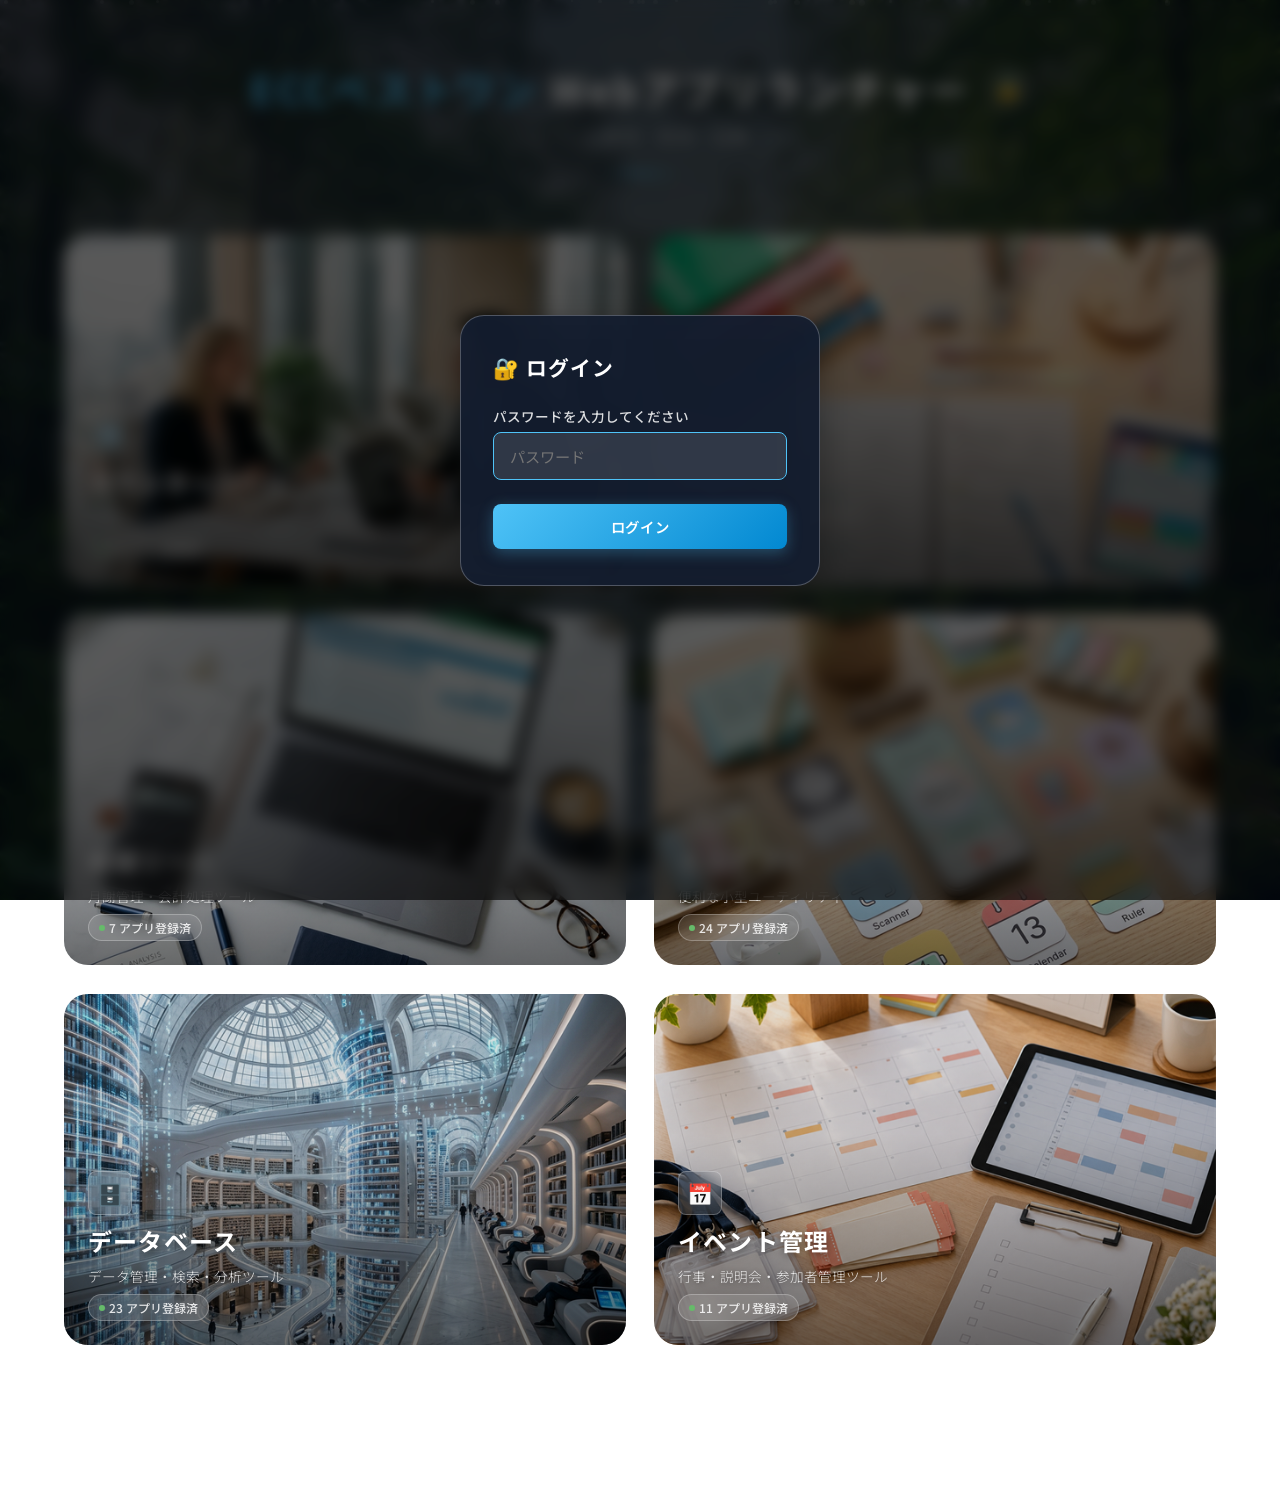
<file: index.html>
<!DOCTYPE html>
<html lang="ja">

<head>
  <meta charset="UTF-8" />
  <meta name="viewport" content="width=device-width, initial-scale=1.0" />
  <meta name="description" content="学習塾 Webアプリ ランチャー - カウンターツール・学習アプリ・経理ツール・ミニアプリ・データベース・イベント管理を一元管理" />
  <title>ECCベストワン Webアプリ ランチャー</title>

  <!-- Favicon / Home Screen Icon -->
  <link rel="icon" type="image/png" sizes="32x32" href="images/favicon-32.png" />
  <link rel="icon" type="image/png" sizes="16x16" href="images/favicon-16.png" />
  <link rel="apple-touch-icon" sizes="180x180" href="images/apple-touch-icon.png" />
  <link rel="manifest" href="manifest.json" />
  <meta name="theme-color" content="#c4a7e7" />
  <meta name="apple-mobile-web-app-capable" content="yes" />
  <meta name="apple-mobile-web-app-status-bar-style" content="black-translucent" />
  <meta name="apple-mobile-web-app-title" content="ECC Apps" />

  <link rel="stylesheet" href="style.css?v=20260922-2" />
</head>

<body>

  <!-- Background -->
  <div class="bg-container">
    <img src="images/bg.png" alt="Background" />
  </div>
  <div class="bg-overlay"></div>

  <!-- Floating Particles -->
  <div class="particles-container" id="particles"></div>

  <!-- Header -->
  <header class="site-header">
    <div class="header-top">
      <h1 class="site-title">
        <span class="accent">ECCベストワン</span> Webアプリランチャー
      </h1>
      <div class="header-actions">
        <button class="settings-btn" id="manualBtn" style="display:none" title="マニュアル">📖</button>
        <button class="settings-btn" id="settingsBtn" style="display:none" title="設定">⚙️</button>
        <button class="lock-btn" id="lockBtn" title="ロック/アンロック">🔒</button>
      </div>
    </div>
    <p class="site-subtitle">── アプリを整理・管理・起動 ──</p>
  </header>

  <!-- Main Content -->
  <main class="main-content">
    <div class="category-grid" id="categoryGrid">
      <!-- Rendered by JS -->
    </div>
  </main>

  <!-- Footer -->
  <footer class="site-footer">
    &copy; 2026 ECCベストワン藍住・北島中央
  </footer>

  <!-- Modal: Add/Edit Category -->
  <div class="modal-backdrop" id="categoryModal">
    <div class="modal-panel">
      <h2 class="modal-title" id="modalTitle">新規カテゴリ追加</h2>
      <form id="categoryForm">
        <div class="modal-field">
          <label for="inputTitle">カテゴリ名</label>
          <input type="text" id="inputTitle" placeholder="例: カウンターツール" required />
        </div>
        <div class="modal-field">
          <label for="inputDescription">説明</label>
          <textarea id="inputDescription" placeholder="例: 生徒数カウント・出席管理など"></textarea>
        </div>
        <div class="modal-field">
          <label for="inputIcon">アイコン (絵文字)</label>
          <input type="text" id="inputIcon" placeholder="例: 🔢" value="📁" />
        </div>
        <div class="modal-field">
          <label for="inputImage">パネル画像パス</label>
          <input type="text" id="inputImage" placeholder="例: images/counter.png" />
        </div>
        <div class="modal-field">
          <label for="inputLink">リンク先</label>
          <input type="text" id="inputLink" placeholder="例: category.html?cat=counter" />
        </div>
        <div class="modal-actions">
          <button type="button" class="btn btn-secondary" id="btnCancel">キャンセル</button>
          <button type="submit" class="btn btn-primary">保存</button>
        </div>
      </form>
    </div>
  </div>

  <!-- Context Menu -->
  <div class="context-menu" id="contextMenu">
    <div class="context-menu-item" id="ctxEdit">✏️ 編集</div>
    <div class="context-menu-item danger" id="ctxDelete">🗑️ 削除</div>
  </div>

  <!-- Modal: Password (Login) -->
  <div class="modal-backdrop" id="passwordModal">
    <div class="modal-panel" style="max-width:360px;">
      <h2 class="modal-title">🔐 ログイン</h2>
      <form id="passwordForm">
        <div class="modal-field">
          <label for="inputPassword">パスワードを入力してください</label>
          <input type="password" id="inputPassword" placeholder="パスワード" required autocomplete="off" />
        </div>
        <div id="pwError" style="color:#ef5350;font-size:0.85rem;margin-bottom:12px;display:none;">パスワードが正しくありません</div>
        <div class="modal-actions">
          <button type="submit" class="btn btn-primary" style="width:100%">ログイン</button>
        </div>
      </form>
    </div>
  </div>

  <!-- Modal: Settings (master + local only) -->
  <div class="modal-backdrop" id="settingsModal">
    <div class="modal-panel" style="max-width:560px;">
      <h2 class="modal-title">⚙️ 設定</h2>
      <div id="settingsContent">
        <!-- Built by JS -->
      </div>
      <div class="modal-actions" style="margin-top:20px;">
        <button type="button" class="btn btn-secondary" id="btnSettingsExport">📤 エクスポート</button>
        <button type="button" class="btn btn-secondary" id="btnSettingsClose">閉じる</button>
        <button type="button" class="btn btn-primary" id="btnSettingsSave">保存</button>
      </div>
    </div>
  </div>

  <!-- Toast Container -->
  <div class="toast-container" id="toastContainer"></div>

  <script src="app.js?v=20260922-2"></script>
</body>

</html>
</file>
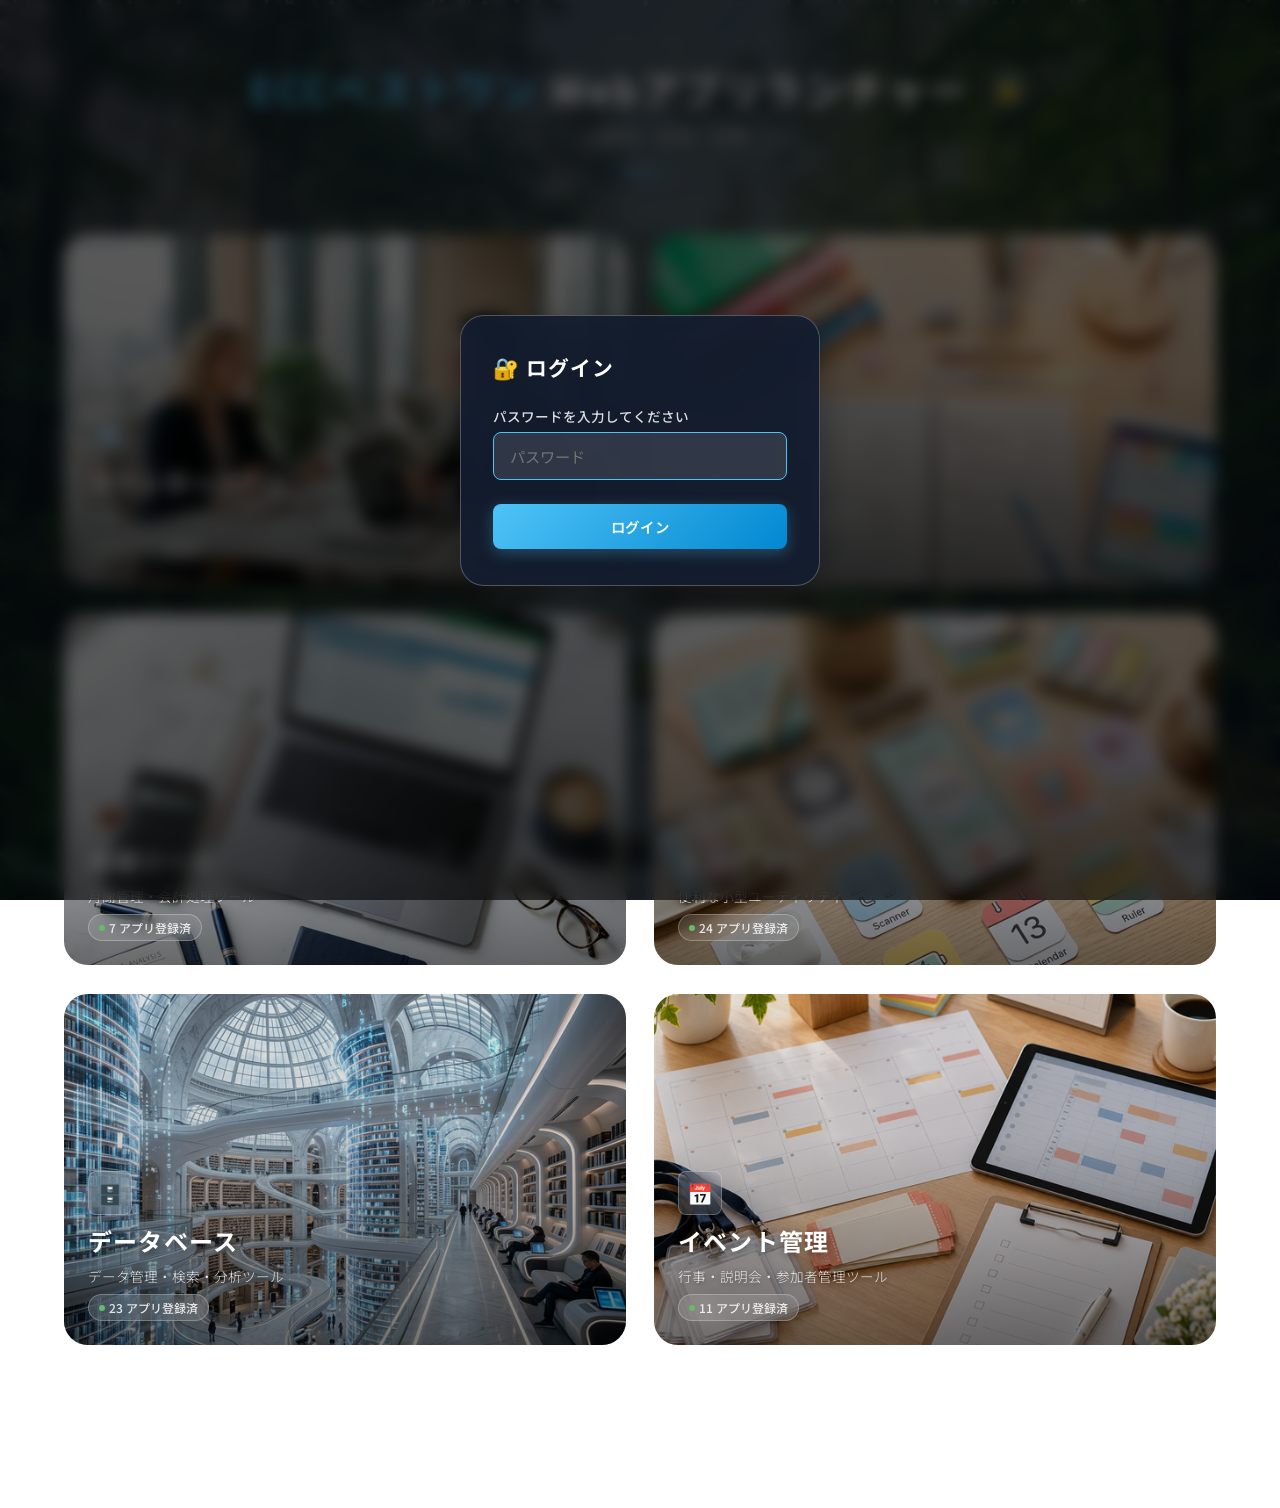
<file: category.html>
<!DOCTYPE html>
<html lang="ja">

<head>
    <meta charset="UTF-8" />
    <meta name="viewport" content="width=device-width, initial-scale=1.0" />
    <meta name="description" content="ECCベストワン Webアプリ カテゴリページ" />
    <title>ECCベストワン Webアプリランチャー</title>

    <!-- Favicon / Home Screen Icon -->
    <link rel="icon" type="image/png" sizes="32x32" href="images/favicon-32.png" />
    <link rel="icon" type="image/png" sizes="16x16" href="images/favicon-16.png" />
    <link rel="apple-touch-icon" sizes="180x180" href="images/apple-touch-icon.png" />
    <link rel="manifest" href="manifest.json" />
    <meta name="theme-color" content="#c4a7e7" />
    <meta name="apple-mobile-web-app-capable" content="yes" />
    <meta name="apple-mobile-web-app-status-bar-style" content="black-translucent" />
    <meta name="apple-mobile-web-app-title" content="ECC Apps" />

    <link rel="stylesheet" href="style.css?v=20260922-2" />
    <link rel="stylesheet" href="category.css?v=20261120-1" />
</head>

<body>

    <!-- Background -->
    <div class="bg-container">
        <img src="images/bg.png" alt="Background" />
    </div>
    <div class="bg-overlay"></div>

    <!-- Floating Particles -->
    <div class="particles-container" id="particles"></div>

    <!-- Header -->
    <header class="site-header cat-header">
        <div class="cat-header-top">
            <a href="index.html" class="back-link" id="backLink">← トップに戻る</a>
            <button class="export-btn" id="exportBtn" style="display:none" title="デプロイ用にエクスポート">📤 エクスポート</button>
        </div>
        <h1 class="site-title" id="catTitle">
            <span class="accent" id="catIcon">📁</span> <span id="catName">カテゴリ</span>
        </h1>
        <p class="site-subtitle" id="catDescription">── アプリ一覧 ──</p>
    </header>

    <!-- Main Content -->
    <main class="main-content">
        <div class="learning-tabs" id="learningTabs" role="tablist" aria-label="学習アプリの分類" hidden></div>

        <!-- Search Bar -->
        <div class="search-section" id="searchSection">
            <div class="search-bar">
                <span class="search-icon">🔍</span>
                <input type="text" id="searchInput" placeholder="アプリ名・キャプション・タグで検索..." />
                <button class="search-clear" id="searchClear" title="クリア">✕</button>
            </div>
            <div class="tag-filter-bar" id="tagFilterBar">
                <!-- Tag buttons rendered by JS -->
            </div>
        </div>

        <div class="app-grid" id="appGrid">
            <!-- Rendered by JS -->
        </div>
    </main>

    <!-- Footer -->
    <footer class="site-footer">
        &copy; 2026 ECCベストワン藍住・北島中央
    </footer>

    <!-- Modal: Add/Edit App -->
    <div class="modal-backdrop" id="appModal">
        <div class="modal-panel">
            <h2 class="modal-title" id="modalTitle">アプリ登録</h2>
            <form id="appForm">
                <div class="modal-field">
                    <label for="inputAppName">アプリ名</label>
                    <input type="text" id="inputAppName" placeholder="例: 出席カウンター" required />
                </div>
                <div class="modal-field">
                    <label for="inputAppUrl">アプリURL</label>
                    <input type="url" id="inputAppUrl" placeholder="例: https://example.com/app" />
                </div>
                <div class="modal-field">
                    <label for="inputAppCaption">キャプション（任意）</label>
                    <input type="text" id="inputAppCaption" placeholder="例: 日次出席管理用" />
                </div>
                <div class="modal-field" id="learningGroupField" hidden>
                    <label for="inputLearningGroup">学習アプリの分類</label>
                    <select id="inputLearningGroup">
                        <option value="">自動分類</option>
                    </select>
                </div>
                <div class="modal-field">
                    <label>タグ</label>
                    <div class="tag-input-area">
                        <div class="tag-list" id="tagList"></div>
                        <div class="tag-input-row">
                            <input type="text" id="inputTag" placeholder="タグを入力して Enter" />
                            <button type="button" class="btn-tag-add" id="btnAddTag">追加</button>
                        </div>
                        <div class="tag-suggestions" id="tagSuggestions">
                            <!-- Registered tag buttons rendered by JS -->
                        </div>
                    </div>
                </div>
                <div class="modal-field">
                    <label>スクリーンショット画像</label>
                    <div class="image-upload-area" id="imageUploadArea">
                        <div class="upload-placeholder" id="uploadPlaceholder">
                            <span class="upload-icon">📷</span>
                            <span>クリックまたはドラッグ&ドロップで画像を追加</span>
                        </div>
                        <img class="upload-preview" id="uploadPreview" alt="Preview" />
                        <input type="file" id="inputAppImage" accept="image/*" hidden />
                    </div>
                </div>
                <div class="modal-actions">
                    <button type="button" class="btn btn-secondary" id="btnCancel">キャンセル</button>
                    <button type="submit" class="btn btn-primary">保存</button>
                </div>
            </form>
        </div>
    </div>

    <!-- Context Menu -->
    <div class="context-menu" id="contextMenu">
        <div class="context-menu-item" id="ctxEdit">✏️ 編集</div>
        <div class="context-menu-item" id="ctxOpen">🚀 アプリを開く</div>
        <div class="context-menu-item danger" id="ctxDelete">🗑️ 削除</div>
    </div>

    <!-- Toast Container -->
    <div class="toast-container" id="toastContainer"></div>

    <script src="category.js?v=20261120-1"></script>
</body>

</html>
</file>
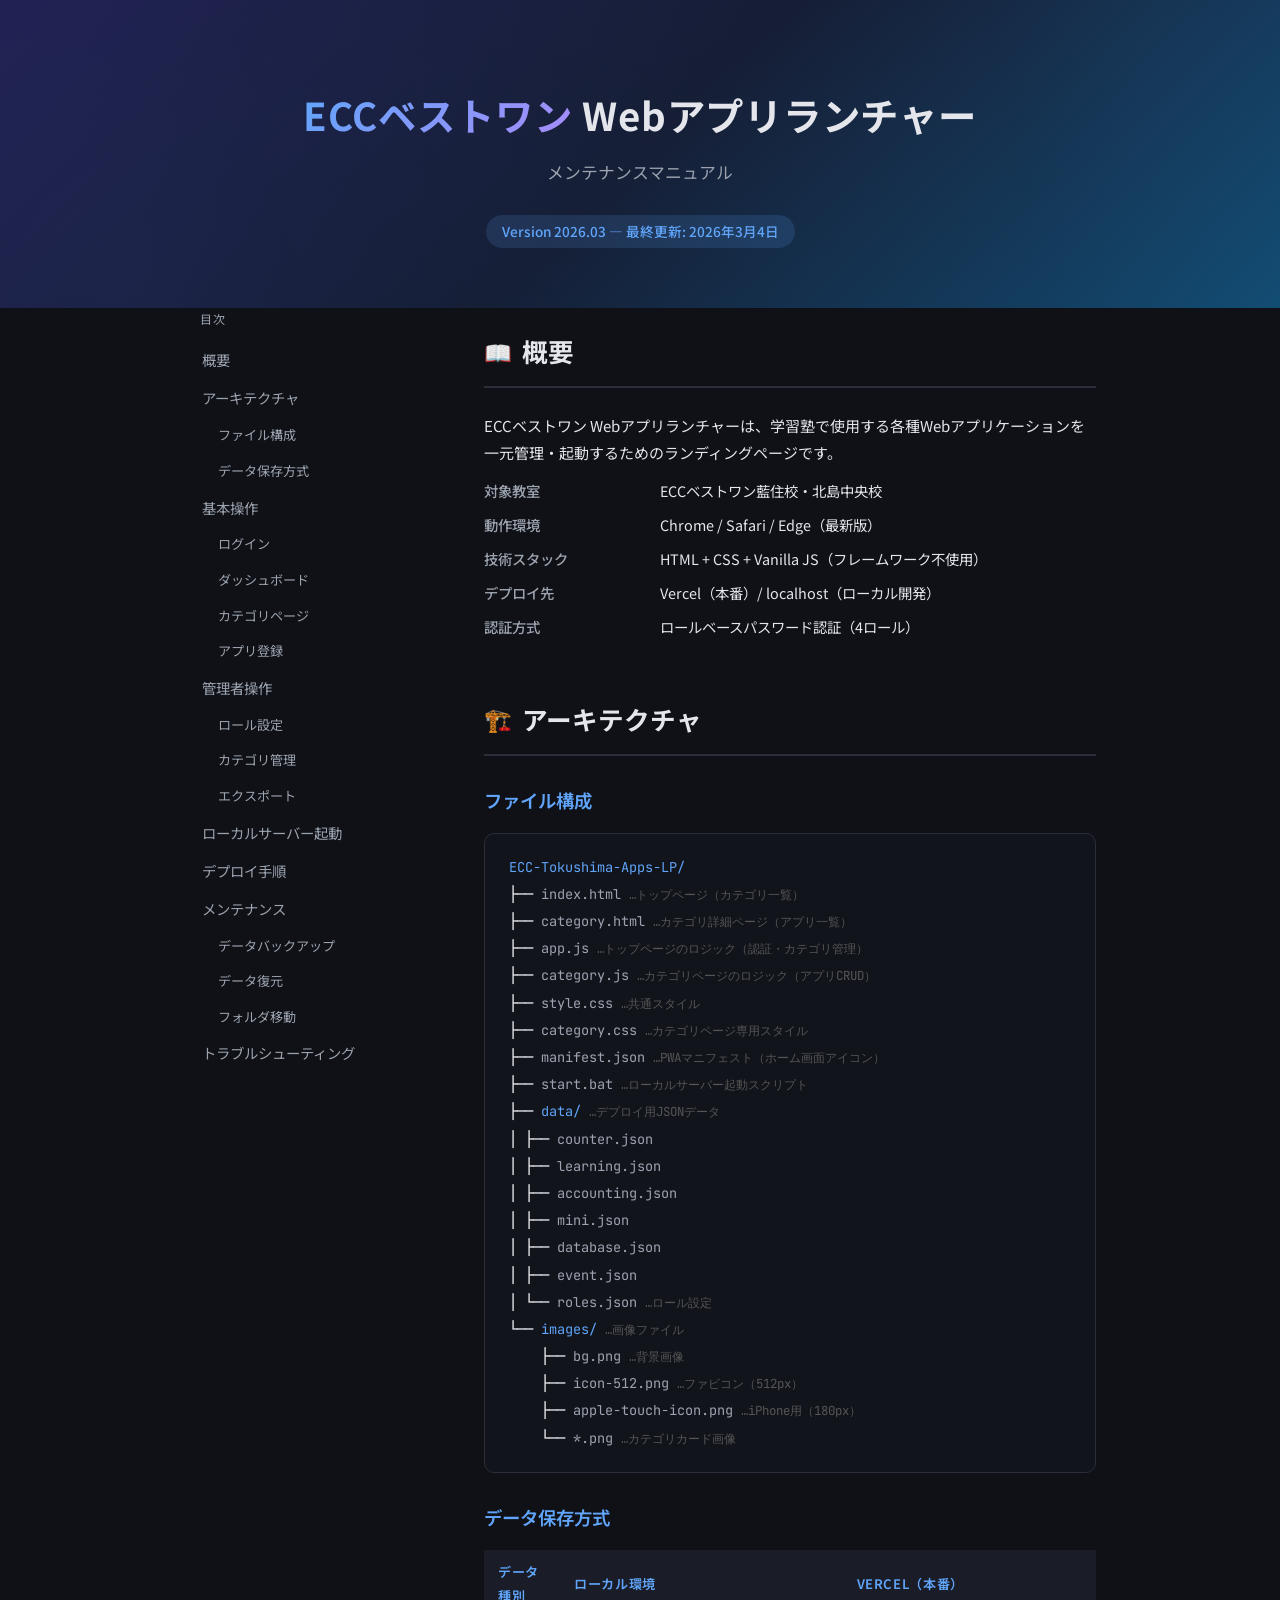
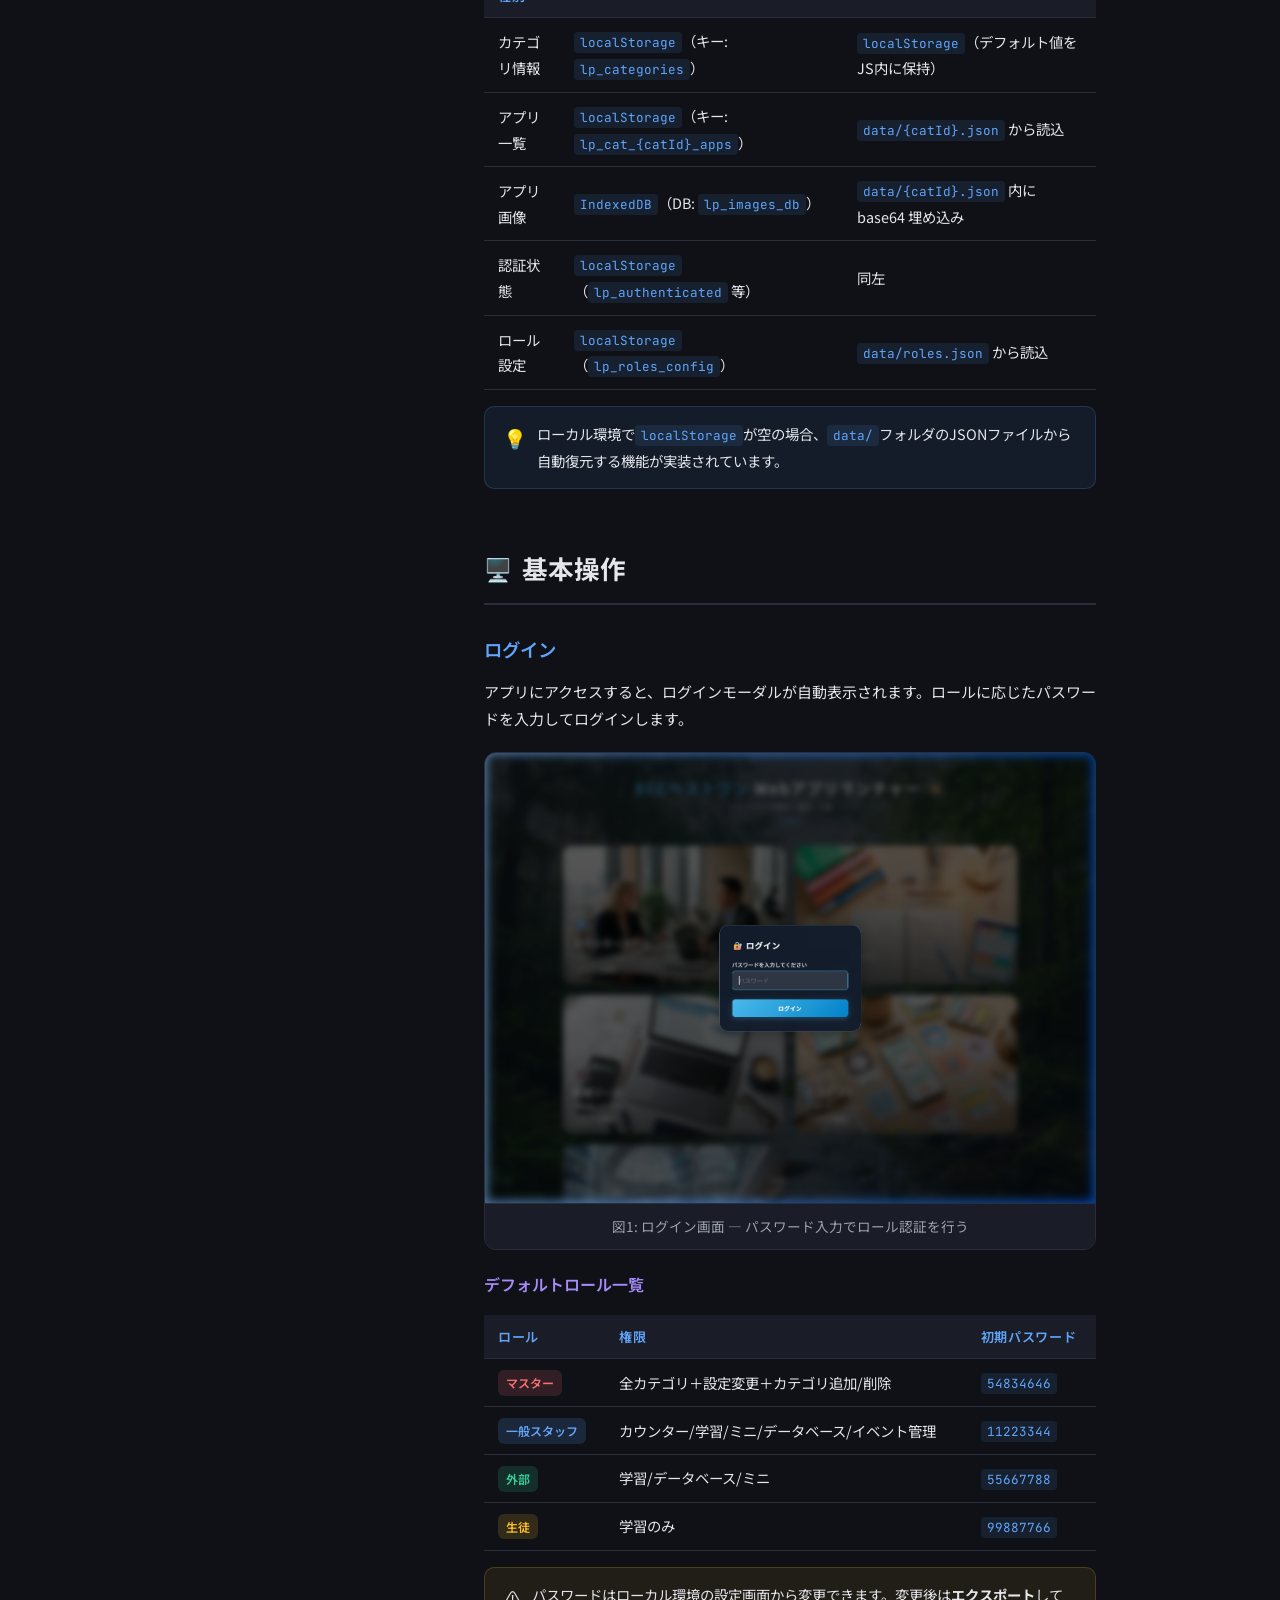
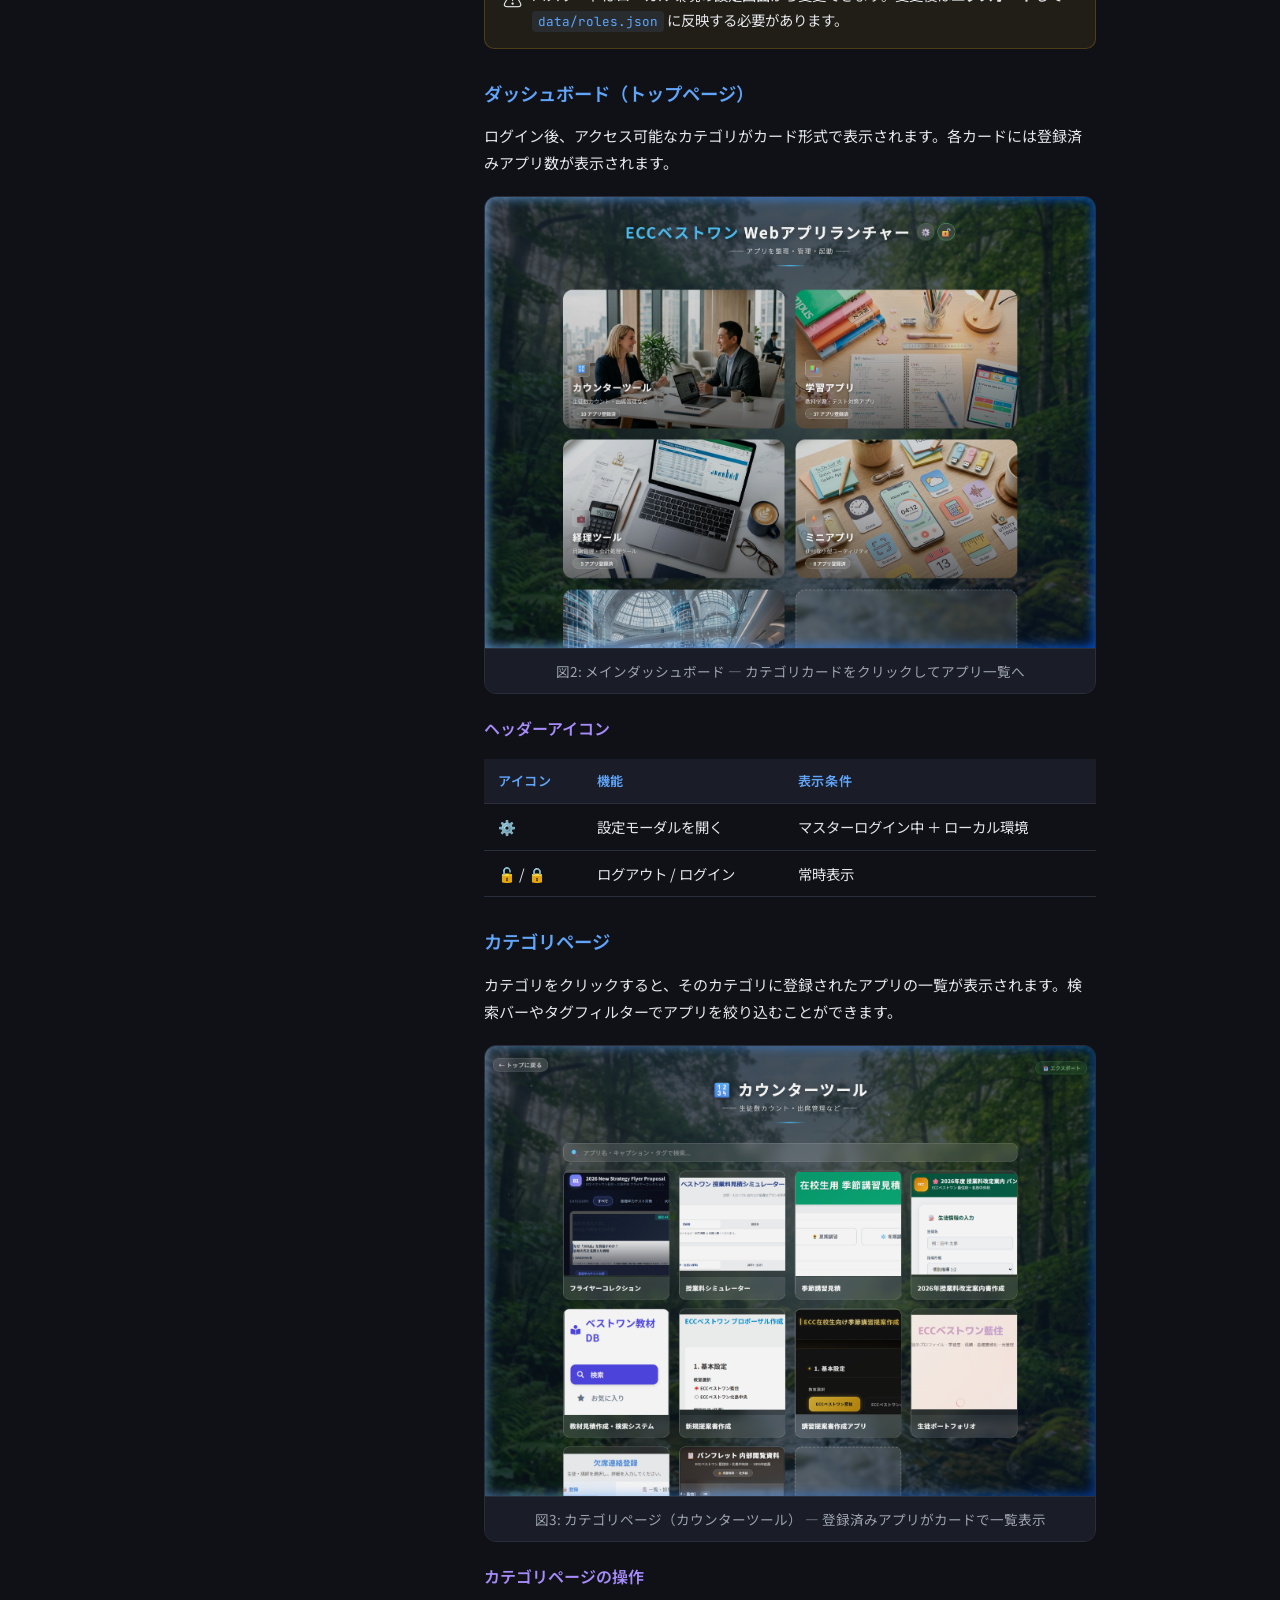
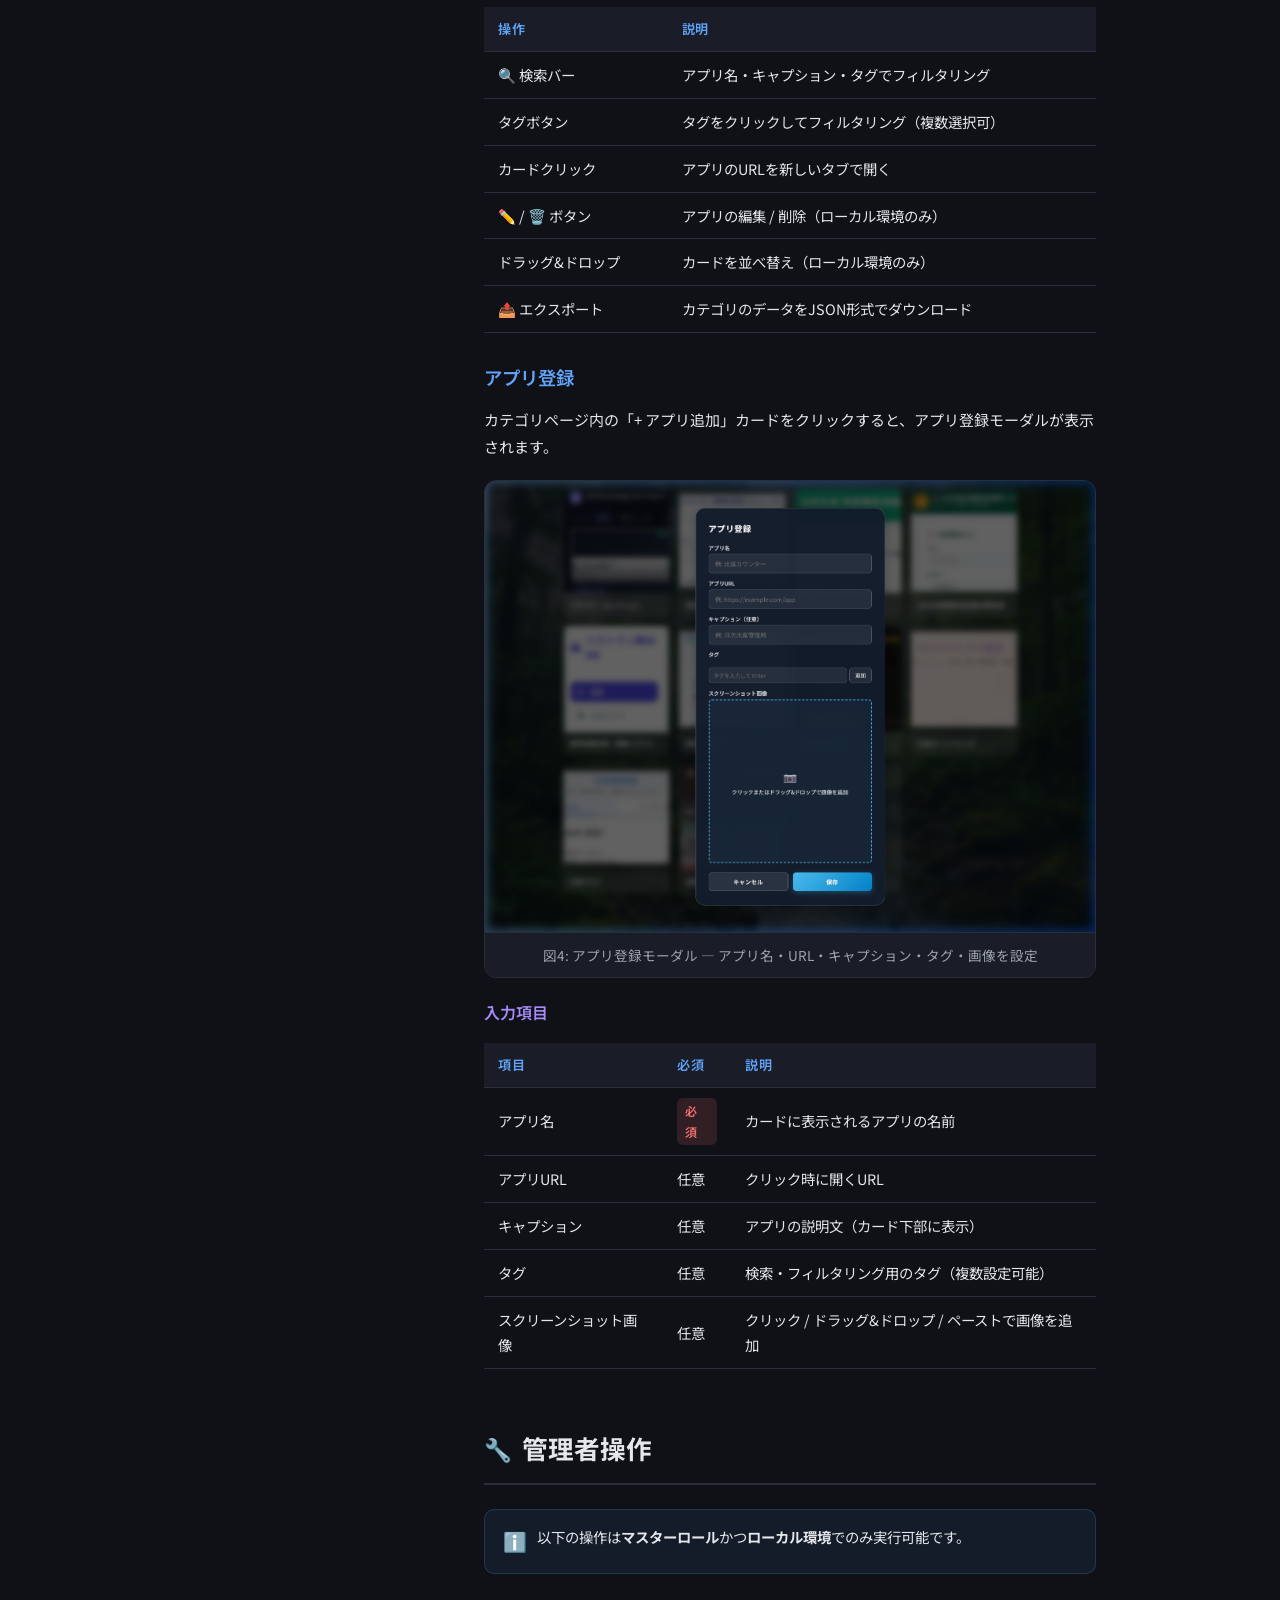
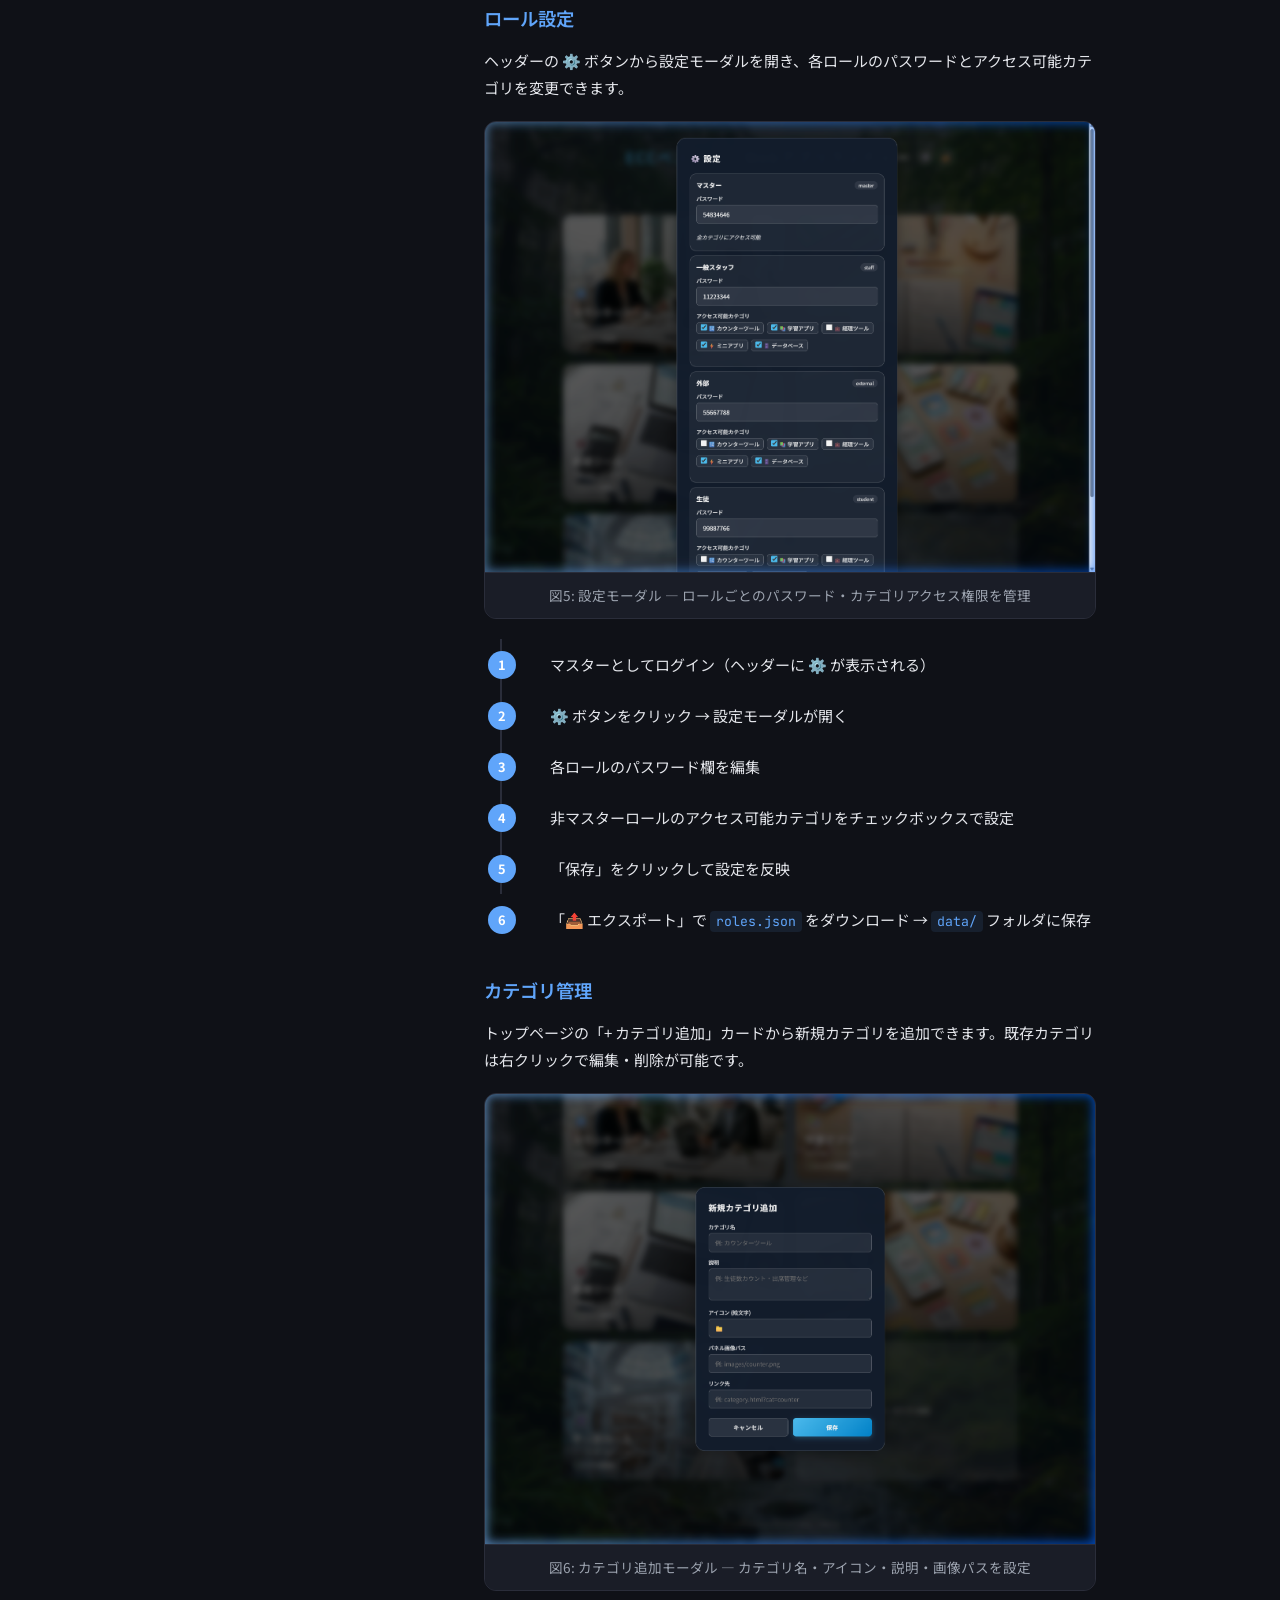
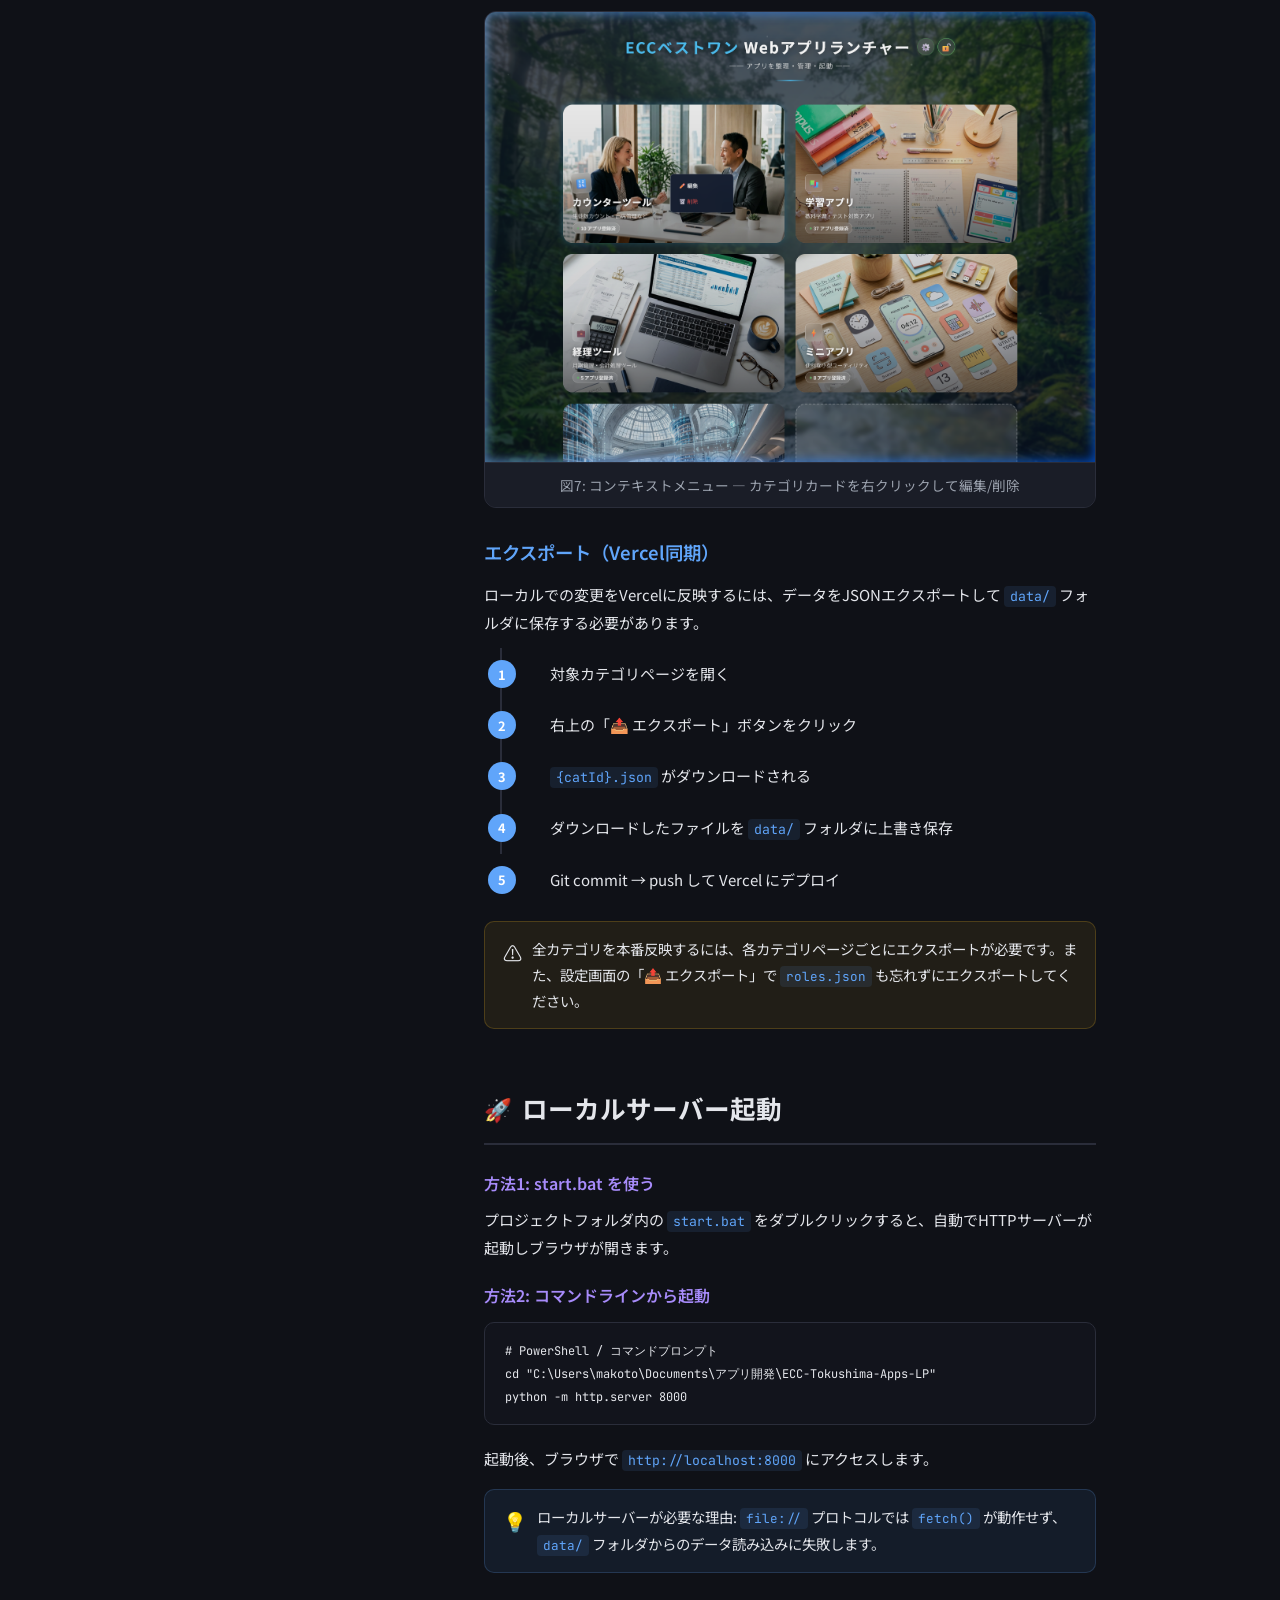
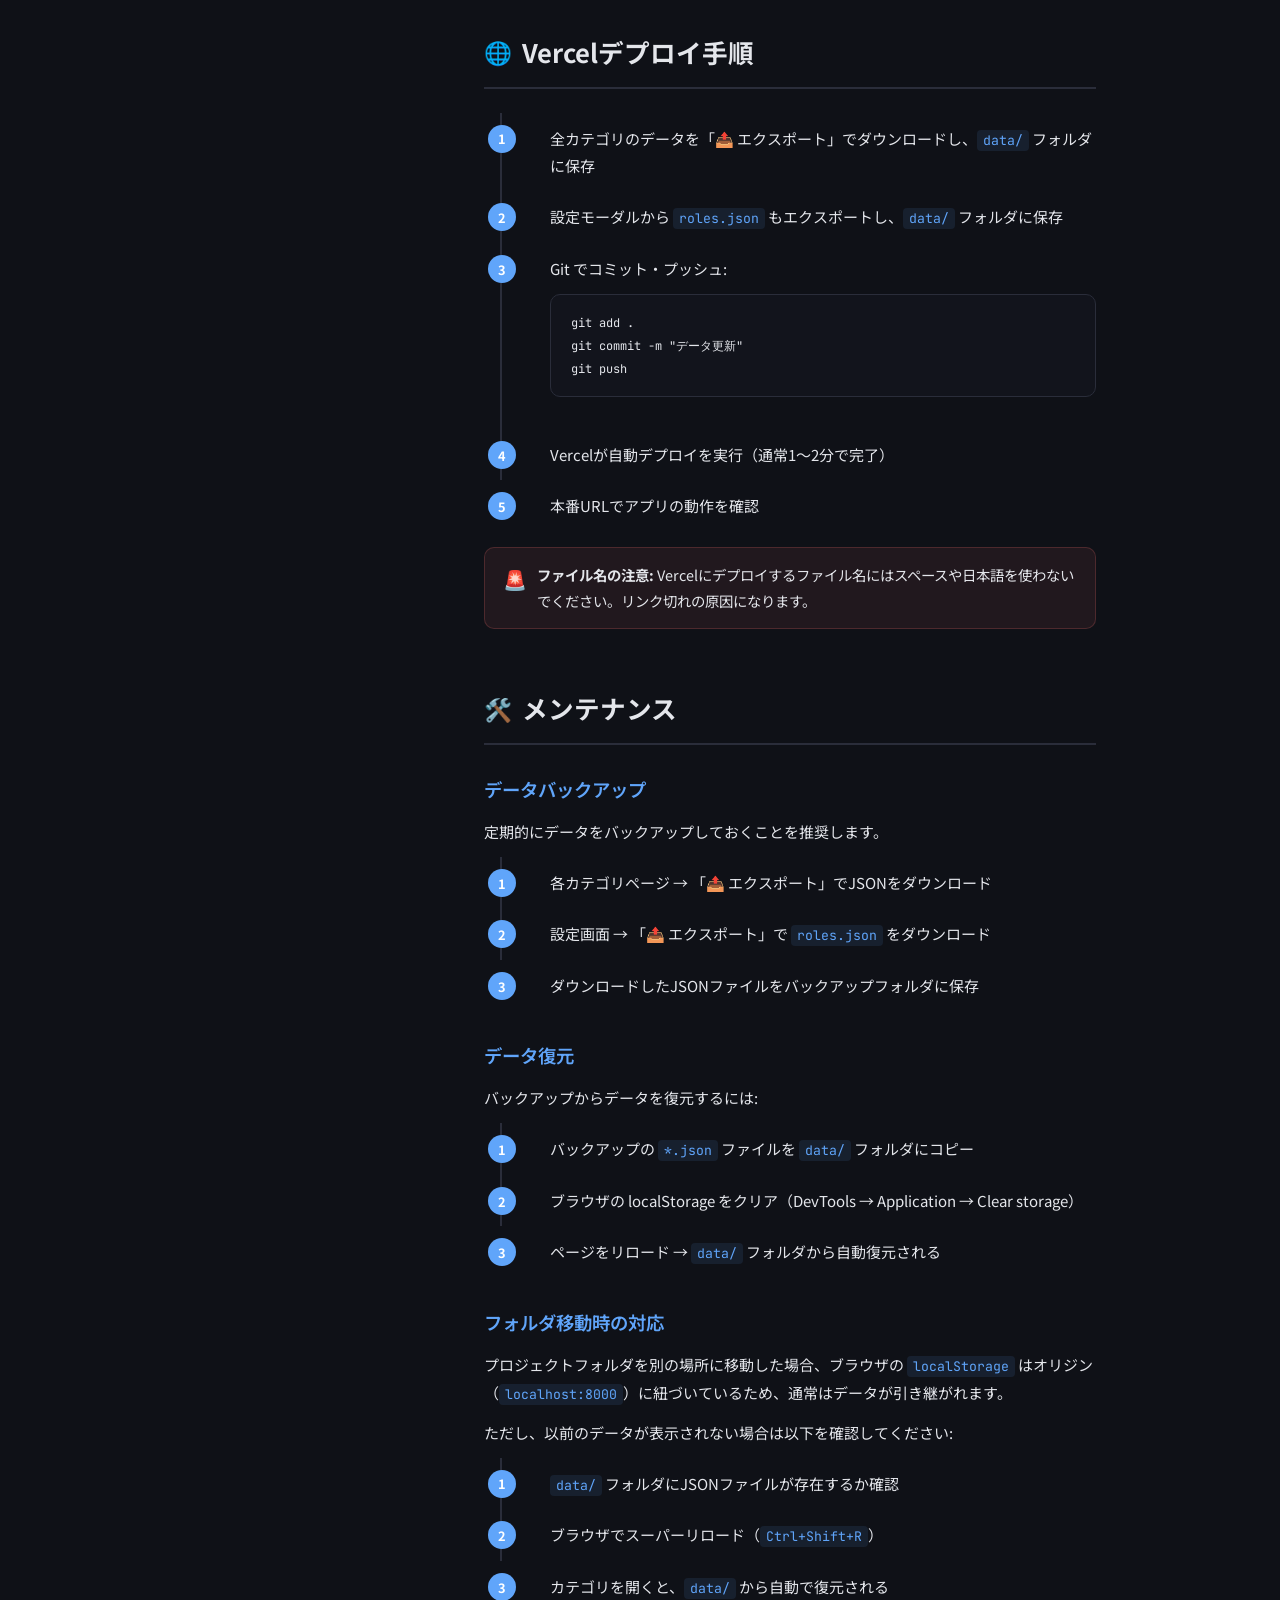
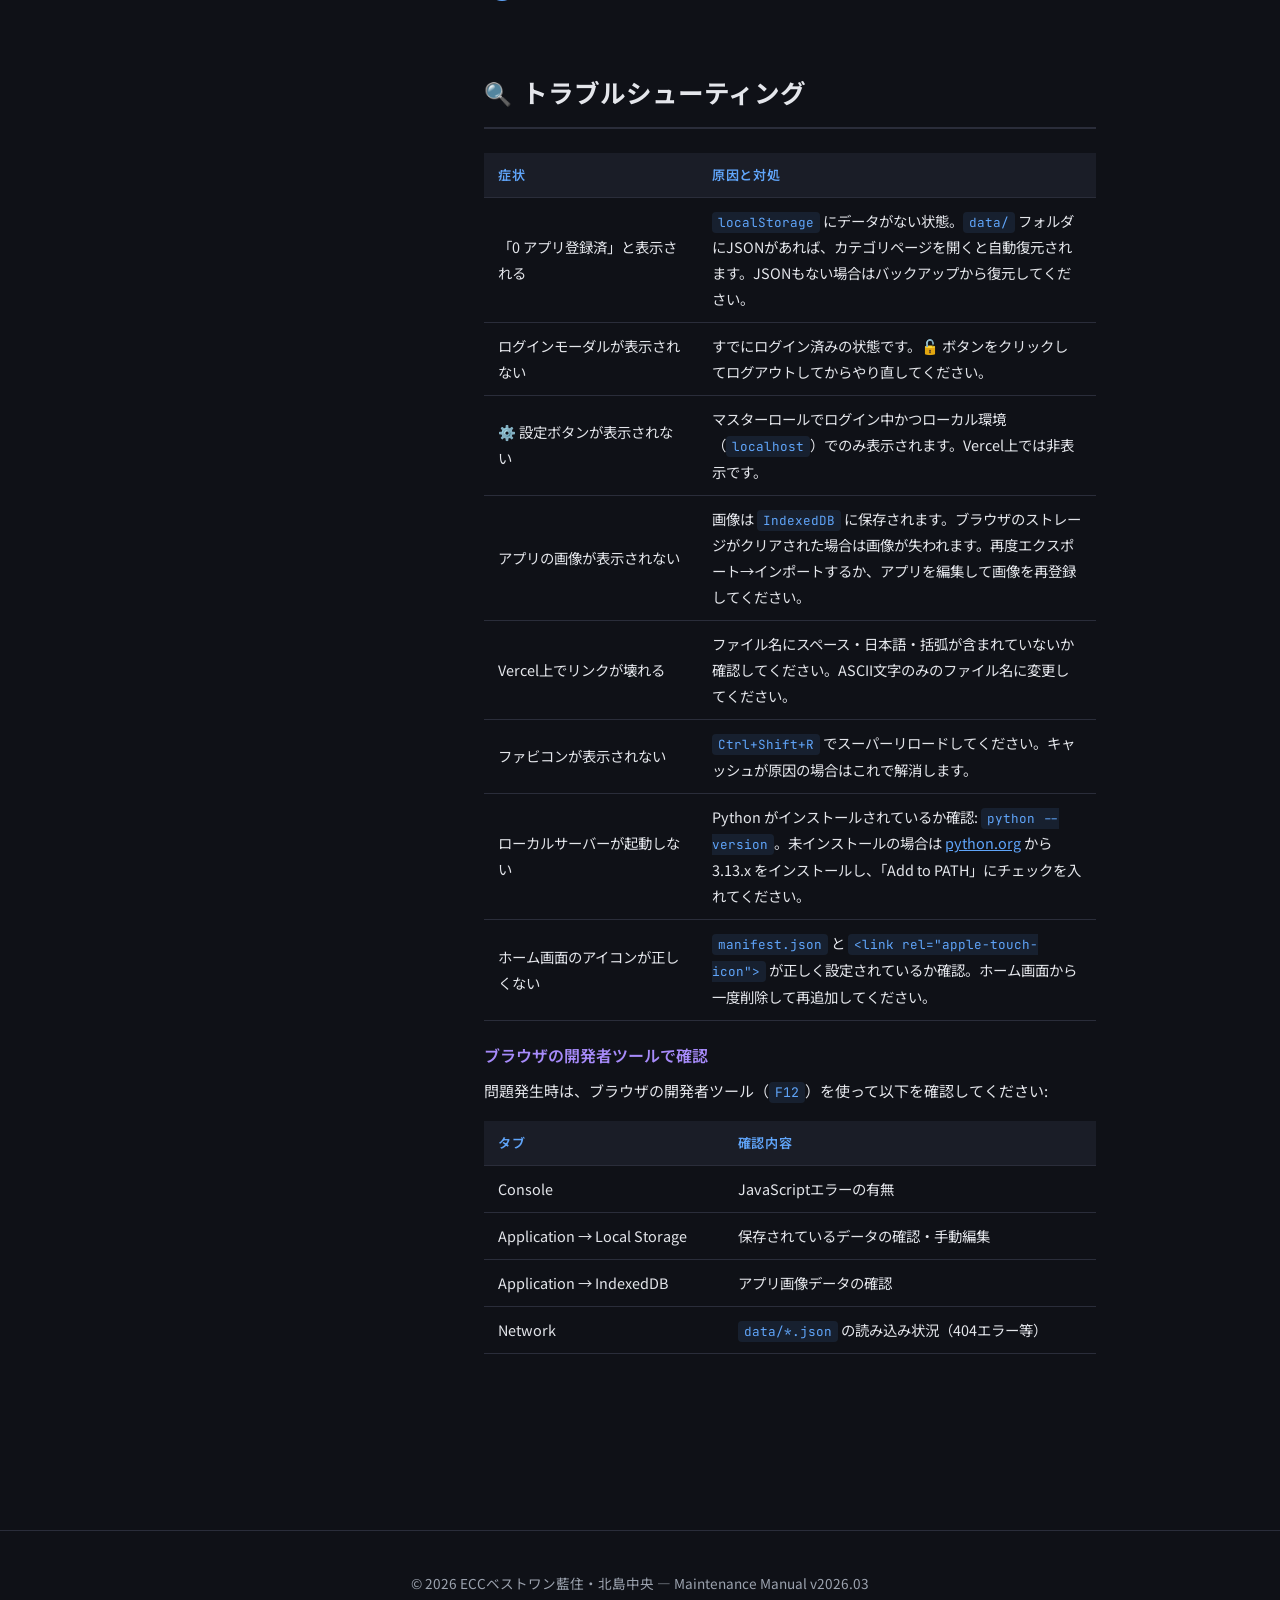
<file: maintenance-manual.html>
<!DOCTYPE html>
<html lang="ja">

<head>
    <meta charset="UTF-8" />
    <meta name="viewport" content="width=device-width, initial-scale=1.0" />
    <title>ECCベストワン Webアプリランチャー メンテナンスマニュアル</title>
    <style>
        @import url('https://fonts.googleapis.com/css2?family=Noto+Sans+JP:wght@300;400;500;700&family=JetBrains+Mono:wght@400;500&display=swap');

        :root {
            --bg: #0f1117;
            --bg-card: #1a1d27;
            --bg-code: #12141c;
            --text: #e4e6eb;
            --text-muted: #9ca3af;
            --accent: #60a5fa;
            --accent2: #a78bfa;
            --accent3: #34d399;
            --border: #2a2d3a;
            --warning: #fbbf24;
            --danger: #f87171;
        }

        * {
            margin: 0;
            padding: 0;
            box-sizing: border-box;
        }

        html {
            scroll-behavior: smooth;
        }

        body {
            font-family: 'Noto Sans JP', sans-serif;
            background: var(--bg);
            color: var(--text);
            line-height: 1.8;
            font-size: 15px;
        }

        /* ---- Hero ---- */
        .hero {
            background: linear-gradient(135deg, #1e1b4b 0%, #0f172a 50%, #0c4a6e 100%);
            padding: 80px 40px 60px;
            text-align: center;
            position: relative;
            overflow: hidden;
        }

        .hero::before {
            content: '';
            position: absolute;
            top: -50%;
            left: -50%;
            width: 200%;
            height: 200%;
            background: radial-gradient(circle at 30% 70%, rgba(96, 165, 250, 0.08) 0%, transparent 50%),
                radial-gradient(circle at 70% 30%, rgba(167, 139, 250, 0.06) 0%, transparent 50%);
            pointer-events: none;
        }

        .hero h1 {
            font-size: 2.4rem;
            font-weight: 700;
            letter-spacing: 0.02em;
            margin-bottom: 8px;
            position: relative;
        }

        .hero h1 span {
            background: linear-gradient(135deg, var(--accent), var(--accent2));
            -webkit-background-clip: text;
            -webkit-text-fill-color: transparent;
        }

        .hero p {
            color: var(--text-muted);
            font-size: 1.05rem;
            position: relative;
        }

        .hero .version-badge {
            display: inline-block;
            margin-top: 16px;
            padding: 4px 16px;
            border-radius: 20px;
            background: rgba(96, 165, 250, 0.15);
            color: var(--accent);
            font-size: 0.85rem;
            font-weight: 500;
            position: relative;
        }

        /* ---- Layout ---- */
        .container {
            max-width: 960px;
            margin: 0 auto;
            padding: 0 24px;
        }

        /* ---- Sidebar TOC ---- */
        .layout {
            display: flex;
            gap: 40px;
            margin-top: -20px;
            padding-bottom: 80px;
        }

        .sidebar {
            width: 260px;
            flex-shrink: 0;
            position: sticky;
            top: 20px;
            height: fit-content;
            max-height: calc(100vh - 40px);
            overflow-y: auto;
            padding: 20px 0;
        }

        .sidebar::-webkit-scrollbar {
            width: 3px;
        }

        .sidebar::-webkit-scrollbar-thumb {
            background: var(--border);
            border-radius: 4px;
        }

        .sidebar-title {
            font-size: 0.75rem;
            text-transform: uppercase;
            letter-spacing: 0.1em;
            color: var(--text-muted);
            margin-bottom: 12px;
            padding-left: 16px;
        }

        .toc-link {
            display: block;
            padding: 6px 16px;
            color: var(--text-muted);
            text-decoration: none;
            font-size: 0.9rem;
            border-left: 2px solid transparent;
            transition: all 0.2s;
        }

        .toc-link:hover,
        .toc-link.active {
            color: var(--accent);
            border-left-color: var(--accent);
            background: rgba(96, 165, 250, 0.05);
        }

        .toc-link.sub {
            padding-left: 32px;
            font-size: 0.82rem;
        }

        .main-content {
            flex: 1;
            min-width: 0;
            padding: 40px 0;
        }

        /* ---- Sections ---- */
        .section {
            margin-bottom: 56px;
        }

        .section h2 {
            font-size: 1.6rem;
            font-weight: 700;
            margin-bottom: 24px;
            padding-bottom: 12px;
            border-bottom: 2px solid var(--border);
            display: flex;
            align-items: center;
            gap: 10px;
        }

        .section h2 .icon {
            font-size: 1.4rem;
        }

        .section h3 {
            font-size: 1.15rem;
            font-weight: 600;
            margin: 28px 0 12px;
            color: var(--accent);
        }

        .section h4 {
            font-size: 1rem;
            font-weight: 600;
            margin: 20px 0 8px;
            color: var(--accent2);
        }

        p {
            margin-bottom: 12px;
        }

        /* ---- Screenshot ---- */
        .screenshot {
            margin: 20px 0;
            border-radius: 12px;
            overflow: hidden;
            border: 1px solid var(--border);
            background: var(--bg-card);
        }

        .screenshot img {
            width: 100%;
            display: block;
        }

        .screenshot-caption {
            padding: 10px 16px;
            font-size: 0.85rem;
            color: var(--text-muted);
            text-align: center;
            background: var(--bg-card);
            border-top: 1px solid var(--border);
        }

        /* ---- Code Block ---- */
        pre {
            background: var(--bg-code);
            border: 1px solid var(--border);
            border-radius: 10px;
            padding: 16px 20px;
            overflow-x: auto;
            margin: 12px 0 20px;
            font-family: 'JetBrains Mono', monospace;
            font-size: 0.85rem;
            line-height: 1.7;
        }

        code {
            font-family: 'JetBrains Mono', monospace;
            background: rgba(96, 165, 250, 0.1);
            padding: 2px 6px;
            border-radius: 4px;
            font-size: 0.88em;
            color: var(--accent);
        }

        pre code {
            background: none;
            padding: 0;
            color: var(--text);
        }

        /* ---- Table ---- */
        .table-wrapper {
            overflow-x: auto;
            margin: 16px 0;
        }

        table {
            width: 100%;
            border-collapse: collapse;
            font-size: 0.9rem;
        }

        th,
        td {
            text-align: left;
            padding: 10px 14px;
            border-bottom: 1px solid var(--border);
        }

        th {
            background: var(--bg-card);
            color: var(--accent);
            font-weight: 600;
            font-size: 0.82rem;
            text-transform: uppercase;
            letter-spacing: 0.05em;
        }

        tr:hover td {
            background: rgba(96, 165, 250, 0.03);
        }

        /* ---- Alert ---- */
        .alert {
            padding: 14px 18px;
            border-radius: 10px;
            margin: 16px 0;
            font-size: 0.9rem;
            display: flex;
            gap: 10px;
            align-items: flex-start;
        }

        .alert-icon {
            font-size: 1.2rem;
            flex-shrink: 0;
        }

        .alert-info {
            background: rgba(96, 165, 250, 0.08);
            border: 1px solid rgba(96, 165, 250, 0.2);
        }

        .alert-warning {
            background: rgba(251, 191, 36, 0.08);
            border: 1px solid rgba(251, 191, 36, 0.2);
        }

        .alert-danger {
            background: rgba(248, 113, 113, 0.08);
            border: 1px solid rgba(248, 113, 113, 0.2);
        }

        .alert-success {
            background: rgba(52, 211, 153, 0.08);
            border: 1px solid rgba(52, 211, 153, 0.2);
        }

        /* ---- Steps ---- */
        .steps {
            counter-reset: step;
            list-style: none;
            padding: 0;
        }

        .steps li {
            counter-increment: step;
            padding: 12px 0 12px 48px;
            position: relative;
            border-left: 2px solid var(--border);
            margin-left: 16px;
        }

        .steps li::before {
            content: counter(step);
            position: absolute;
            left: -14px;
            top: 12px;
            width: 28px;
            height: 28px;
            background: var(--accent);
            color: #fff;
            border-radius: 50%;
            display: flex;
            align-items: center;
            justify-content: center;
            font-size: 0.8rem;
            font-weight: 700;
        }

        .steps li:last-child {
            border-left-color: transparent;
        }

        /* ---- File tree ---- */
        .file-tree {
            background: var(--bg-code);
            border: 1px solid var(--border);
            border-radius: 10px;
            padding: 20px 24px;
            font-family: 'JetBrains Mono', monospace;
            font-size: 0.85rem;
            line-height: 2;
            margin: 16px 0;
        }

        .file-tree .dir {
            color: var(--accent);
        }

        .file-tree .file {
            color: var(--text-muted);
        }

        .file-tree .desc {
            color: #555;
            font-size: 0.78rem;
        }

        /* ---- Badge ---- */
        .badge {
            display: inline-block;
            padding: 2px 8px;
            border-radius: 6px;
            font-size: 0.75rem;
            font-weight: 600;
        }

        .badge-blue {
            background: rgba(96, 165, 250, 0.15);
            color: var(--accent);
        }

        .badge-green {
            background: rgba(52, 211, 153, 0.15);
            color: var(--accent3);
        }

        .badge-yellow {
            background: rgba(251, 191, 36, 0.15);
            color: var(--warning);
        }

        .badge-red {
            background: rgba(248, 113, 113, 0.15);
            color: var(--danger);
        }

        /* ---- Key value ---- */
        .kv-grid {
            display: grid;
            grid-template-columns: 160px 1fr;
            gap: 8px 16px;
            margin: 12px 0;
            font-size: 0.9rem;
        }

        .kv-grid dt {
            color: var(--text-muted);
            font-weight: 500;
        }

        /* ---- Footer ---- */
        .manual-footer {
            text-align: center;
            padding: 40px 20px;
            color: var(--text-muted);
            font-size: 0.85rem;
            border-top: 1px solid var(--border);
        }

        /* ---- Print ---- */
        @media print {
            .sidebar {
                display: none;
            }

            .layout {
                display: block;
            }

            .hero {
                background: #1e1b4b;
                -webkit-print-color-adjust: exact;
            }

            body {
                background: #fff;
                color: #1a1a1a;
            }

            .section h2 {
                page-break-after: avoid;
            }

            .screenshot {
                page-break-inside: avoid;
            }
        }

        /* ---- Responsive ---- */
        @media (max-width: 768px) {
            .sidebar {
                display: none;
            }

            .layout {
                display: block;
            }

            .hero h1 {
                font-size: 1.6rem;
            }
        }
    </style>
</head>

<body>

    <!-- ======== Hero ======== -->
    <div class="hero">
        <h1><span>ECCベストワン</span> Webアプリランチャー</h1>
        <p>メンテナンスマニュアル</p>
        <div class="version-badge">Version 2026.03 — 最終更新: 2026年3月4日</div>
    </div>

    <!-- ======== Layout ======== -->
    <div class="container">
        <div class="layout">

            <!-- Sidebar TOC -->
            <nav class="sidebar">
                <div class="sidebar-title">目次</div>
                <a class="toc-link" href="#overview">概要</a>
                <a class="toc-link" href="#architecture">アーキテクチャ</a>
                <a class="toc-link sub" href="#file-structure">ファイル構成</a>
                <a class="toc-link sub" href="#data-storage">データ保存方式</a>
                <a class="toc-link" href="#basic-ops">基本操作</a>
                <a class="toc-link sub" href="#login">ログイン</a>
                <a class="toc-link sub" href="#dashboard">ダッシュボード</a>
                <a class="toc-link sub" href="#category-page">カテゴリページ</a>
                <a class="toc-link sub" href="#app-register">アプリ登録</a>
                <a class="toc-link" href="#admin">管理者操作</a>
                <a class="toc-link sub" href="#role-settings">ロール設定</a>
                <a class="toc-link sub" href="#category-manage">カテゴリ管理</a>
                <a class="toc-link sub" href="#export">エクスポート</a>
                <a class="toc-link" href="#local-server">ローカルサーバー起動</a>
                <a class="toc-link" href="#deploy">デプロイ手順</a>
                <a class="toc-link" href="#maintenance">メンテナンス</a>
                <a class="toc-link sub" href="#data-backup">データバックアップ</a>
                <a class="toc-link sub" href="#data-restore">データ復元</a>
                <a class="toc-link sub" href="#folder-move">フォルダ移動</a>
                <a class="toc-link" href="#troubleshooting">トラブルシューティング</a>
            </nav>

            <!-- Main Content -->
            <main class="main-content">

                <!-- ===== 概要 ===== -->
                <section class="section" id="overview">
                    <h2><span class="icon">📖</span> 概要</h2>
                    <p>ECCベストワン Webアプリランチャーは、学習塾で使用する各種Webアプリケーションを一元管理・起動するためのランディングページです。</p>

                    <dl class="kv-grid">
                        <dt>対象教室</dt>
                        <dd>ECCベストワン藍住校・北島中央校</dd>
                        <dt>動作環境</dt>
                        <dd>Chrome / Safari / Edge（最新版）</dd>
                        <dt>技術スタック</dt>
                        <dd>HTML + CSS + Vanilla JS（フレームワーク不使用）</dd>
                        <dt>デプロイ先</dt>
                        <dd>Vercel（本番）/ localhost（ローカル開発）</dd>
                        <dt>認証方式</dt>
                        <dd>ロールベースパスワード認証（4ロール）</dd>
                    </dl>
                </section>

                <!-- ===== アーキテクチャ ===== -->
                <section class="section" id="architecture">
                    <h2><span class="icon">🏗️</span> アーキテクチャ</h2>

                    <h3 id="file-structure">ファイル構成</h3>
                    <div class="file-tree">
                        <span class="dir">ECC-Tokushima-Apps-LP/</span><br>
                        ├── <span class="file">index.html</span> <span class="desc">…トップページ（カテゴリ一覧）</span><br>
                        ├── <span class="file">category.html</span> <span class="desc">…カテゴリ詳細ページ（アプリ一覧）</span><br>
                        ├── <span class="file">app.js</span> <span class="desc">…トップページのロジック（認証・カテゴリ管理）</span><br>
                        ├── <span class="file">category.js</span> <span class="desc">…カテゴリページのロジック（アプリCRUD）</span><br>
                        ├── <span class="file">style.css</span> <span class="desc">…共通スタイル</span><br>
                        ├── <span class="file">category.css</span> <span class="desc">…カテゴリページ専用スタイル</span><br>
                        ├── <span class="file">manifest.json</span> <span class="desc">…PWAマニフェスト（ホーム画面アイコン）</span><br>
                        ├── <span class="file">start.bat</span> <span class="desc">…ローカルサーバー起動スクリプト</span><br>
                        ├── <span class="dir">data/</span> <span class="desc">…デプロイ用JSONデータ</span><br>
                        │ ├── <span class="file">counter.json</span><br>
                        │ ├── <span class="file">learning.json</span><br>
                        │ ├── <span class="file">accounting.json</span><br>
                        │ ├── <span class="file">mini.json</span><br>
                        │ ├── <span class="file">database.json</span><br>
                        │ ├── <span class="file">event.json</span><br>
                        │ └── <span class="file">roles.json</span> <span class="desc">…ロール設定</span><br>
                        └── <span class="dir">images/</span> <span class="desc">…画像ファイル</span><br>
                        &nbsp;&nbsp;&nbsp;&nbsp;├── <span class="file">bg.png</span> <span class="desc">…背景画像</span><br>
                        &nbsp;&nbsp;&nbsp;&nbsp;├── <span class="file">icon-512.png</span> <span
                            class="desc">…ファビコン（512px）</span><br>
                        &nbsp;&nbsp;&nbsp;&nbsp;├── <span class="file">apple-touch-icon.png</span> <span
                            class="desc">…iPhone用（180px）</span><br>
                        &nbsp;&nbsp;&nbsp;&nbsp;└── <span class="file">*.png</span> <span class="desc">…カテゴリカード画像</span>
                    </div>

                    <h3 id="data-storage">データ保存方式</h3>
                    <div class="table-wrapper">
                        <table>
                            <thead>
                                <tr>
                                    <th>データ種別</th>
                                    <th>ローカル環境</th>
                                    <th>Vercel（本番）</th>
                                </tr>
                            </thead>
                            <tbody>
                                <tr>
                                    <td>カテゴリ情報</td>
                                    <td><code>localStorage</code>（キー: <code>lp_categories</code>）</td>
                                    <td><code>localStorage</code>（デフォルト値をJS内に保持）</td>
                                </tr>
                                <tr>
                                    <td>アプリ一覧</td>
                                    <td><code>localStorage</code>（キー: <code>lp_cat_{catId}_apps</code>）</td>
                                    <td><code>data/{catId}.json</code> から読込</td>
                                </tr>
                                <tr>
                                    <td>アプリ画像</td>
                                    <td><code>IndexedDB</code>（DB: <code>lp_images_db</code>）</td>
                                    <td><code>data/{catId}.json</code> 内に base64 埋め込み</td>
                                </tr>
                                <tr>
                                    <td>認証状態</td>
                                    <td><code>localStorage</code>（<code>lp_authenticated</code> 等）</td>
                                    <td>同左</td>
                                </tr>
                                <tr>
                                    <td>ロール設定</td>
                                    <td><code>localStorage</code>（<code>lp_roles_config</code>）</td>
                                    <td><code>data/roles.json</code> から読込</td>
                                </tr>
                            </tbody>
                        </table>
                    </div>

                    <div class="alert alert-info">
                        <span class="alert-icon">💡</span>
                        <div>ローカル環境で<code>localStorage</code>が空の場合、<code>data/</code>フォルダのJSONファイルから自動復元する機能が実装されています。
                        </div>
                    </div>
                </section>

                <!-- ===== 基本操作 ===== -->
                <section class="section" id="basic-ops">
                    <h2><span class="icon">🖥️</span> 基本操作</h2>

                    <h3 id="login">ログイン</h3>
                    <p>アプリにアクセスすると、ログインモーダルが自動表示されます。ロールに応じたパスワードを入力してログインします。</p>

                    <div class="screenshot">
                        <img src="images/manual/login_screen.png" alt="ログイン画面" />
                        <div class="screenshot-caption">図1: ログイン画面 — パスワード入力でロール認証を行う</div>
                    </div>

                    <h4>デフォルトロール一覧</h4>
                    <div class="table-wrapper">
                        <table>
                            <thead>
                                <tr>
                                    <th>ロール</th>
                                    <th>権限</th>
                                    <th>初期パスワード</th>
                                </tr>
                            </thead>
                            <tbody>
                                <tr>
                                    <td><span class="badge badge-red">マスター</span></td>
                                    <td>全カテゴリ＋設定変更＋カテゴリ追加/削除</td>
                                    <td><code>54834646</code></td>
                                </tr>
                                <tr>
                                    <td><span class="badge badge-blue">一般スタッフ</span></td>
                                    <td>カウンター/学習/ミニ/データベース/イベント管理</td>
                                    <td><code>11223344</code></td>
                                </tr>
                                <tr>
                                    <td><span class="badge badge-green">外部</span></td>
                                    <td>学習/データベース/ミニ</td>
                                    <td><code>55667788</code></td>
                                </tr>
                                <tr>
                                    <td><span class="badge badge-yellow">生徒</span></td>
                                    <td>学習のみ</td>
                                    <td><code>99887766</code></td>
                                </tr>
                            </tbody>
                        </table>
                    </div>

                    <div class="alert alert-warning">
                        <span class="alert-icon">⚠️</span>
                        <div>パスワードはローカル環境の設定画面から変更できます。変更後は<strong>エクスポート</strong>して <code>data/roles.json</code>
                            に反映する必要があります。</div>
                    </div>

                    <h3 id="dashboard">ダッシュボード（トップページ）</h3>
                    <p>ログイン後、アクセス可能なカテゴリがカード形式で表示されます。各カードには登録済みアプリ数が表示されます。</p>

                    <div class="screenshot">
                        <img src="images/manual/main_dashboard.png" alt="メインダッシュボード" />
                        <div class="screenshot-caption">図2: メインダッシュボード — カテゴリカードをクリックしてアプリ一覧へ</div>
                    </div>

                    <h4>ヘッダーアイコン</h4>
                    <div class="table-wrapper">
                        <table>
                            <thead>
                                <tr>
                                    <th>アイコン</th>
                                    <th>機能</th>
                                    <th>表示条件</th>
                                </tr>
                            </thead>
                            <tbody>
                                <tr>
                                    <td>⚙️</td>
                                    <td>設定モーダルを開く</td>
                                    <td>マスターログイン中 ＋ ローカル環境</td>
                                </tr>
                                <tr>
                                    <td>🔓 / 🔒</td>
                                    <td>ログアウト / ログイン</td>
                                    <td>常時表示</td>
                                </tr>
                            </tbody>
                        </table>
                    </div>

                    <h3 id="category-page">カテゴリページ</h3>
                    <p>カテゴリをクリックすると、そのカテゴリに登録されたアプリの一覧が表示されます。検索バーやタグフィルターでアプリを絞り込むことができます。</p>

                    <div class="screenshot">
                        <img src="images/manual/category_page.png" alt="カテゴリページ" />
                        <div class="screenshot-caption">図3: カテゴリページ（カウンターツール） — 登録済みアプリがカードで一覧表示</div>
                    </div>

                    <h4>カテゴリページの操作</h4>
                    <div class="table-wrapper">
                        <table>
                            <thead>
                                <tr>
                                    <th>操作</th>
                                    <th>説明</th>
                                </tr>
                            </thead>
                            <tbody>
                                <tr>
                                    <td>🔍 検索バー</td>
                                    <td>アプリ名・キャプション・タグでフィルタリング</td>
                                </tr>
                                <tr>
                                    <td>タグボタン</td>
                                    <td>タグをクリックしてフィルタリング（複数選択可）</td>
                                </tr>
                                <tr>
                                    <td>カードクリック</td>
                                    <td>アプリのURLを新しいタブで開く</td>
                                </tr>
                                <tr>
                                    <td>✏️ / 🗑️ ボタン</td>
                                    <td>アプリの編集 / 削除（ローカル環境のみ）</td>
                                </tr>
                                <tr>
                                    <td>ドラッグ&ドロップ</td>
                                    <td>カードを並べ替え（ローカル環境のみ）</td>
                                </tr>
                                <tr>
                                    <td>📤 エクスポート</td>
                                    <td>カテゴリのデータをJSON形式でダウンロード</td>
                                </tr>
                            </tbody>
                        </table>
                    </div>

                    <h3 id="app-register">アプリ登録</h3>
                    <p>カテゴリページ内の「+ アプリ追加」カードをクリックすると、アプリ登録モーダルが表示されます。</p>

                    <div class="screenshot">
                        <img src="images/manual/app_registration_modal.png" alt="アプリ登録モーダル" />
                        <div class="screenshot-caption">図4: アプリ登録モーダル — アプリ名・URL・キャプション・タグ・画像を設定</div>
                    </div>

                    <h4>入力項目</h4>
                    <div class="table-wrapper">
                        <table>
                            <thead>
                                <tr>
                                    <th>項目</th>
                                    <th>必須</th>
                                    <th>説明</th>
                                </tr>
                            </thead>
                            <tbody>
                                <tr>
                                    <td>アプリ名</td>
                                    <td><span class="badge badge-red">必須</span></td>
                                    <td>カードに表示されるアプリの名前</td>
                                </tr>
                                <tr>
                                    <td>アプリURL</td>
                                    <td>任意</td>
                                    <td>クリック時に開くURL</td>
                                </tr>
                                <tr>
                                    <td>キャプション</td>
                                    <td>任意</td>
                                    <td>アプリの説明文（カード下部に表示）</td>
                                </tr>
                                <tr>
                                    <td>タグ</td>
                                    <td>任意</td>
                                    <td>検索・フィルタリング用のタグ（複数設定可能）</td>
                                </tr>
                                <tr>
                                    <td>スクリーンショット画像</td>
                                    <td>任意</td>
                                    <td>クリック / ドラッグ&ドロップ / ペーストで画像を追加</td>
                                </tr>
                            </tbody>
                        </table>
                    </div>
                </section>

                <!-- ===== 管理者操作 ===== -->
                <section class="section" id="admin">
                    <h2><span class="icon">🔧</span> 管理者操作</h2>

                    <div class="alert alert-info">
                        <span class="alert-icon">ℹ️</span>
                        <div>以下の操作は<strong>マスターロール</strong>かつ<strong>ローカル環境</strong>でのみ実行可能です。</div>
                    </div>

                    <h3 id="role-settings">ロール設定</h3>
                    <p>ヘッダーの ⚙️ ボタンから設定モーダルを開き、各ロールのパスワードとアクセス可能カテゴリを変更できます。</p>

                    <div class="screenshot">
                        <img src="images/manual/settings_modal.png" alt="設定モーダル" />
                        <div class="screenshot-caption">図5: 設定モーダル — ロールごとのパスワード・カテゴリアクセス権限を管理</div>
                    </div>

                    <ol class="steps">
                        <li>マスターとしてログイン（ヘッダーに ⚙️ が表示される）</li>
                        <li>⚙️ ボタンをクリック → 設定モーダルが開く</li>
                        <li>各ロールのパスワード欄を編集</li>
                        <li>非マスターロールのアクセス可能カテゴリをチェックボックスで設定</li>
                        <li>「保存」をクリックして設定を反映</li>
                        <li>「📤 エクスポート」で <code>roles.json</code> をダウンロード → <code>data/</code> フォルダに保存</li>
                    </ol>

                    <h3 id="category-manage">カテゴリ管理</h3>
                    <p>トップページの「+ カテゴリ追加」カードから新規カテゴリを追加できます。既存カテゴリは右クリックで編集・削除が可能です。</p>

                    <div class="screenshot">
                        <img src="images/manual/add_category_modal.png" alt="カテゴリ追加モーダル" />
                        <div class="screenshot-caption">図6: カテゴリ追加モーダル — カテゴリ名・アイコン・説明・画像パスを設定</div>
                    </div>

                    <div class="screenshot">
                        <img src="images/manual/context_menu.png" alt="コンテキストメニュー" />
                        <div class="screenshot-caption">図7: コンテキストメニュー — カテゴリカードを右クリックして編集/削除</div>
                    </div>

                    <h3 id="export">エクスポート（Vercel同期）</h3>
                    <p>ローカルでの変更をVercelに反映するには、データをJSONエクスポートして <code>data/</code> フォルダに保存する必要があります。</p>

                    <ol class="steps">
                        <li>対象カテゴリページを開く</li>
                        <li>右上の「📤 エクスポート」ボタンをクリック</li>
                        <li><code>{catId}.json</code> がダウンロードされる</li>
                        <li>ダウンロードしたファイルを <code>data/</code> フォルダに上書き保存</li>
                        <li>Git commit → push して Vercel にデプロイ</li>
                    </ol>

                    <div class="alert alert-warning">
                        <span class="alert-icon">⚠️</span>
                        <div>全カテゴリを本番反映するには、各カテゴリページごとにエクスポートが必要です。また、設定画面の「📤 エクスポート」で <code>roles.json</code>
                            も忘れずにエクスポートしてください。</div>
                    </div>
                </section>

                <!-- ===== ローカルサーバー起動 ===== -->
                <section class="section" id="local-server">
                    <h2><span class="icon">🚀</span> ローカルサーバー起動</h2>

                    <h4>方法1: start.bat を使う</h4>
                    <p>プロジェクトフォルダ内の <code>start.bat</code> をダブルクリックすると、自動でHTTPサーバーが起動しブラウザが開きます。</p>

                    <h4>方法2: コマンドラインから起動</h4>
                    <pre><code># PowerShell / コマンドプロンプト
cd "C:\Users\makoto\Documents\アプリ開発\ECC-Tokushima-Apps-LP"
python -m http.server 8000</code></pre>
                    <p>起動後、ブラウザで <code>http://localhost:8000</code> にアクセスします。</p>

                    <div class="alert alert-info">
                        <span class="alert-icon">💡</span>
                        <div>ローカルサーバーが必要な理由: <code>file://</code> プロトコルでは <code>fetch()</code> が動作せず、<code>data/</code>
                            フォルダからのデータ読み込みに失敗します。</div>
                    </div>
                </section>

                <!-- ===== デプロイ手順 ===== -->
                <section class="section" id="deploy">
                    <h2><span class="icon">🌐</span> Vercelデプロイ手順</h2>

                    <ol class="steps">
                        <li>全カテゴリのデータを「📤 エクスポート」でダウンロードし、<code>data/</code> フォルダに保存</li>
                        <li>設定モーダルから <code>roles.json</code> もエクスポートし、<code>data/</code> フォルダに保存</li>
                        <li>
                            Git でコミット・プッシュ:
                            <pre><code>git add .
git commit -m "データ更新"
git push</code></pre>
                        </li>
                        <li>Vercelが自動デプロイを実行（通常1〜2分で完了）</li>
                        <li>本番URLでアプリの動作を確認</li>
                    </ol>

                    <div class="alert alert-danger">
                        <span class="alert-icon">🚨</span>
                        <div><strong>ファイル名の注意:</strong> Vercelにデプロイするファイル名にはスペースや日本語を使わないでください。リンク切れの原因になります。</div>
                    </div>
                </section>

                <!-- ===== メンテナンス ===== -->
                <section class="section" id="maintenance">
                    <h2><span class="icon">🛠️</span> メンテナンス</h2>

                    <h3 id="data-backup">データバックアップ</h3>
                    <p>定期的にデータをバックアップしておくことを推奨します。</p>

                    <ol class="steps">
                        <li>各カテゴリページ → 「📤 エクスポート」でJSONをダウンロード</li>
                        <li>設定画面 → 「📤 エクスポート」で <code>roles.json</code> をダウンロード</li>
                        <li>ダウンロードしたJSONファイルをバックアップフォルダに保存</li>
                    </ol>

                    <h3 id="data-restore">データ復元</h3>
                    <p>バックアップからデータを復元するには:</p>

                    <ol class="steps">
                        <li>バックアップの <code>*.json</code> ファイルを <code>data/</code> フォルダにコピー</li>
                        <li>ブラウザの localStorage をクリア（DevTools → Application → Clear storage）</li>
                        <li>ページをリロード → <code>data/</code> フォルダから自動復元される</li>
                    </ol>

                    <h3 id="folder-move">フォルダ移動時の対応</h3>
                    <p>プロジェクトフォルダを別の場所に移動した場合、ブラウザの <code>localStorage</code>
                        はオリジン（<code>localhost:8000</code>）に紐づいているため、通常はデータが引き継がれます。</p>
                    <p>ただし、以前のデータが表示されない場合は以下を確認してください:</p>

                    <ol class="steps">
                        <li><code>data/</code> フォルダにJSONファイルが存在するか確認</li>
                        <li>ブラウザでスーパーリロード（<code>Ctrl+Shift+R</code>）</li>
                        <li>カテゴリを開くと、<code>data/</code> から自動で復元される</li>
                    </ol>
                </section>

                <!-- ===== トラブルシューティング ===== -->
                <section class="section" id="troubleshooting">
                    <h2><span class="icon">🔍</span> トラブルシューティング</h2>

                    <div class="table-wrapper">
                        <table>
                            <thead>
                                <tr>
                                    <th style="width:35%">症状</th>
                                    <th>原因と対処</th>
                                </tr>
                            </thead>
                            <tbody>
                                <tr>
                                    <td>「0 アプリ登録済」と表示される</td>
                                    <td>
                                        <code>localStorage</code> にデータがない状態。<code>data/</code>
                                        フォルダにJSONがあれば、カテゴリページを開くと自動復元されます。JSONもない場合はバックアップから復元してください。
                                    </td>
                                </tr>
                                <tr>
                                    <td>ログインモーダルが表示されない</td>
                                    <td>すでにログイン済みの状態です。🔓 ボタンをクリックしてログアウトしてからやり直してください。</td>
                                </tr>
                                <tr>
                                    <td>⚙️ 設定ボタンが表示されない</td>
                                    <td>マスターロールでログイン中かつローカル環境（<code>localhost</code>）でのみ表示されます。Vercel上では非表示です。</td>
                                </tr>
                                <tr>
                                    <td>アプリの画像が表示されない</td>
                                    <td>
                                        画像は <code>IndexedDB</code>
                                        に保存されます。ブラウザのストレージがクリアされた場合は画像が失われます。再度エクスポート→インポートするか、アプリを編集して画像を再登録してください。
                                    </td>
                                </tr>
                                <tr>
                                    <td>Vercel上でリンクが壊れる</td>
                                    <td>ファイル名にスペース・日本語・括弧が含まれていないか確認してください。ASCII文字のみのファイル名に変更してください。</td>
                                </tr>
                                <tr>
                                    <td>ファビコンが表示されない</td>
                                    <td><code>Ctrl+Shift+R</code> でスーパーリロードしてください。キャッシュが原因の場合はこれで解消します。</td>
                                </tr>
                                <tr>
                                    <td>ローカルサーバーが起動しない</td>
                                    <td>
                                        Python がインストールされているか確認: <code>python --version</code>。未インストールの場合は <a
                                            href="https://www.python.org/downloads/"
                                            style="color:var(--accent);">python.org</a> から 3.13.x をインストールし、「Add to
                                        PATH」にチェックを入れてください。
                                    </td>
                                </tr>
                                <tr>
                                    <td>ホーム画面のアイコンが正しくない</td>
                                    <td>
                                        <code>manifest.json</code> と <code>&lt;link rel="apple-touch-icon"&gt;</code>
                                        が正しく設定されているか確認。ホーム画面から一度削除して再追加してください。
                                    </td>
                                </tr>
                            </tbody>
                        </table>
                    </div>

                    <h4>ブラウザの開発者ツールで確認</h4>
                    <p>問題発生時は、ブラウザの開発者ツール（<code>F12</code>）を使って以下を確認してください:</p>
                    <div class="table-wrapper">
                        <table>
                            <thead>
                                <tr>
                                    <th>タブ</th>
                                    <th>確認内容</th>
                                </tr>
                            </thead>
                            <tbody>
                                <tr>
                                    <td>Console</td>
                                    <td>JavaScriptエラーの有無</td>
                                </tr>
                                <tr>
                                    <td>Application → Local Storage</td>
                                    <td>保存されているデータの確認・手動編集</td>
                                </tr>
                                <tr>
                                    <td>Application → IndexedDB</td>
                                    <td>アプリ画像データの確認</td>
                                </tr>
                                <tr>
                                    <td>Network</td>
                                    <td><code>data/*.json</code> の読み込み状況（404エラー等）</td>
                                </tr>
                            </tbody>
                        </table>
                    </div>
                </section>

            </main>
        </div>
    </div>

    <!-- Footer -->
    <footer class="manual-footer">
        &copy; 2026 ECCベストワン藍住・北島中央 — Maintenance Manual v2026.03
    </footer>

    <!-- TOC active highlight -->
    <script>
        document.addEventListener('DOMContentLoaded', () => {
            const links = document.querySelectorAll('.toc-link');
            const sections = [];
            links.forEach(l => {
                const id = l.getAttribute('href')?.replace('#', '');
                if (id) {
                    const el = document.getElementById(id);
                    if (el) sections.push({ el, link: l });
                }
            });
            const observer = new IntersectionObserver(entries => {
                entries.forEach(e => {
                    const item = sections.find(s => s.el === e.target);
                    if (item) item.link.classList.toggle('active', e.isIntersecting);
                });
            }, { rootMargin: '-20% 0px -70% 0px' });
            sections.forEach(s => observer.observe(s.el));
        });
    </script>

</body>

</html>
</file>
<file: style.css>
/* ============================================
   学習塾 Webアプリ ランディングページ - Style
   ============================================ */

@import url('https://fonts.googleapis.com/css2?family=Noto+Sans+JP:wght@300;400;500;700;900&family=Inter:wght@300;400;500;600;700&display=swap');

/* ---------- CSS Custom Properties ---------- */
:root {
  --color-bg-overlay: rgba(0, 0, 0, 0.35);
  --color-glass-bg: rgba(255, 255, 255, 0.12);
  --color-glass-border: rgba(255, 255, 255, 0.25);
  --color-glass-hover-bg: rgba(255, 255, 255, 0.22);
  --color-text-primary: #ffffff;
  --color-text-secondary: rgba(255, 255, 255, 0.85);
  --color-accent: #4fc3f7;
  --color-accent-glow: rgba(79, 195, 247, 0.4);
  --color-success: #66bb6a;
  --color-warning: #ffa726;
  --font-primary: 'Noto Sans JP', 'Inter', system-ui, -apple-system, sans-serif;
  --radius-sm: 8px;
  --radius-md: 16px;
  --radius-lg: 24px;
  --radius-xl: 32px;
  --shadow-glass: 0 8px 32px rgba(0, 0, 0, 0.3);
  --shadow-glow: 0 0 20px var(--color-accent-glow);
  --transition-smooth: 0.4s cubic-bezier(0.25, 0.46, 0.45, 0.94);
  --transition-bounce: 0.5s cubic-bezier(0.34, 1.56, 0.64, 1);
}

/* ---------- Reset & Base ---------- */
*,
*::before,
*::after {
  margin: 0;
  padding: 0;
  box-sizing: border-box;
}

html {
  font-size: 16px;
  scroll-behavior: smooth;
}

body {
  font-family: var(--font-primary);
  min-height: 100vh;
  color: var(--color-text-primary);
  overflow-x: hidden;
  position: relative;
}

/* ---------- Background ---------- */
.bg-container {
  position: fixed;
  inset: 0;
  z-index: -2;
}

.bg-container img {
  width: 100%;
  height: 100%;
  object-fit: cover;
  filter: brightness(0.7) saturate(1.2);
}

.bg-overlay {
  position: fixed;
  inset: 0;
  z-index: -1;
  background: linear-gradient(135deg,
      rgba(10, 25, 47, 0.65) 0%,
      rgba(15, 32, 39, 0.55) 50%,
      rgba(10, 25, 47, 0.65) 100%);
  backdrop-filter: blur(2px);
}

/* ---------- Header ---------- */
.site-header {
  position: relative;
  text-align: center;
  padding: 60px 20px 40px;
}

.site-header::after {
  content: '';
  display: block;
  width: 80px;
  height: 3px;
  margin: 24px auto 0;
  background: linear-gradient(90deg, transparent, var(--color-accent), transparent);
  border-radius: 2px;
}

.header-top {
  display: flex;
  align-items: center;
  justify-content: center;
  gap: 16px;
}

.site-title {
  font-size: 2.4rem;
  font-weight: 700;
  letter-spacing: 0.08em;
  text-shadow: 0 2px 20px rgba(0, 0, 0, 0.5);
}

.site-title .accent {
  color: var(--color-accent);
}

.site-subtitle {
  font-size: 1rem;
  font-weight: 300;
  color: var(--color-text-secondary);
  margin-top: 8px;
  letter-spacing: 0.15em;
  text-shadow: 0 1px 10px rgba(0, 0, 0, 0.4);
}

/* Header Actions */
.header-actions {
  display: flex;
  align-items: center;
  gap: 8px;
}

/* Settings Button */
.settings-btn {
  background: var(--color-glass-bg);
  backdrop-filter: blur(10px);
  border: 1px solid rgba(76, 175, 80, 0.4);
  border-radius: 50%;
  width: 44px;
  height: 44px;
  font-size: 1.3rem;
  cursor: pointer;
  display: flex;
  align-items: center;
  justify-content: center;
  transition: all 0.3s;
  flex-shrink: 0;
}

.settings-btn:hover {
  background: rgba(76, 175, 80, 0.2);
  transform: scale(1.1) rotate(45deg);
}

/* Settings Modal */
.settings-role-section {
  background: rgba(255, 255, 255, 0.05);
  border: 1px solid var(--color-glass-border);
  border-radius: var(--radius-md);
  padding: 16px;
  margin-bottom: 12px;
}

.settings-role-header {
  display: flex;
  justify-content: space-between;
  align-items: center;
  margin-bottom: 12px;
}

.settings-role-label {
  font-weight: 700;
  font-size: 1rem;
}

.settings-role-name {
  font-size: 0.75rem;
  color: var(--color-text-secondary);
  background: rgba(255, 255, 255, 0.08);
  border-radius: 12px;
  padding: 2px 10px;
}

.settings-pw-input {
  width: 100%;
  padding: 8px 12px;
  background: rgba(255, 255, 255, 0.08);
  border: 1px solid var(--color-glass-border);
  border-radius: var(--radius-sm);
  color: var(--color-text-primary);
  font-family: monospace;
  font-size: 0.95rem;
}

.settings-cat-grid {
  display: flex;
  flex-wrap: wrap;
  gap: 8px;
  margin-top: 6px;
}

.settings-cat-label {
  display: flex;
  align-items: center;
  gap: 4px;
  font-size: 0.85rem;
  cursor: pointer;
  background: rgba(255, 255, 255, 0.06);
  border: 1px solid var(--color-glass-border);
  border-radius: var(--radius-sm);
  padding: 4px 10px;
  transition: background 0.2s;
}

.settings-cat-label:hover {
  background: rgba(255, 255, 255, 0.12);
}

.settings-cat-label input[type="checkbox"] {
  accent-color: var(--color-accent);
  width: 16px;
  height: 16px;
}

.settings-master-note {
  font-size: 0.85rem;
  color: var(--color-text-secondary);
  padding: 8px 0;
  font-style: italic;
}

/* Lock Button */
.lock-btn {
  background: var(--color-glass-bg);
  backdrop-filter: blur(10px);
  border: 1px solid var(--color-glass-border);
  border-radius: 50%;
  width: 44px;
  height: 44px;
  font-size: 1.3rem;
  cursor: pointer;
  display: flex;
  align-items: center;
  justify-content: center;
  transition: all 0.3s;
  flex-shrink: 0;
}

.lock-btn:hover {
  background: var(--color-glass-hover-bg);
  transform: scale(1.1);
}

.lock-btn.unlocked {
  border-color: var(--color-success);
  box-shadow: 0 0 12px rgba(102, 187, 106, 0.3);
}

/* ---------- Main Content ---------- */
.main-content {
  max-width: 1200px;
  margin: 0 auto;
  padding: 20px 24px 80px;
}

/* ---------- Category Grid ---------- */
.category-grid {
  display: grid;
  grid-template-columns: repeat(2, 1fr);
  gap: 28px;
  perspective: 1200px;
}

/* ---------- Category Card ---------- */
.category-card {
  position: relative;
  border-radius: var(--radius-lg);
  overflow: hidden;
  cursor: pointer;
  text-decoration: none;
  color: inherit;
  transition: transform var(--transition-smooth), box-shadow var(--transition-smooth);
  transform-style: preserve-3d;
  aspect-ratio: 16 / 10;
}

.category-card:hover {
  transform: translateY(-8px) scale(1.02);
  box-shadow: var(--shadow-glass), var(--shadow-glow);
}

.category-card:active {
  transform: translateY(-2px) scale(0.99);
}

/* Locked card */
.category-card.locked {
  cursor: not-allowed;
}

.category-card.locked:hover {
  transform: none;
  box-shadow: var(--shadow-glass);
}

.category-card.locked .card-image img {
  filter: grayscale(0.7) brightness(0.5);
}

.category-card.locked:hover .card-image img {
  transform: none;
  filter: grayscale(0.7) brightness(0.5);
}

.card-lock-overlay {
  position: absolute;
  inset: 0;
  z-index: 5;
  display: flex;
  align-items: center;
  justify-content: center;
  background: rgba(0, 0, 0, 0.25);
  border-radius: inherit;
}

.card-lock-overlay .lock-icon {
  font-size: 2.5rem;
  filter: drop-shadow(0 2px 8px rgba(0, 0, 0, 0.5));
  opacity: 0.8;
}

/* Card Image */
.card-image {
  position: absolute;
  inset: 0;
  z-index: 0;
}

.card-image img {
  width: 100%;
  height: 100%;
  object-fit: cover;
  transition: transform var(--transition-smooth), filter var(--transition-smooth);
}

.category-card:hover .card-image img {
  transform: scale(1.08);
  filter: brightness(1.1);
}

/* Card Glass Overlay */
.card-overlay {
  position: absolute;
  inset: 0;
  z-index: 1;
  background: linear-gradient(180deg,
      rgba(0, 0, 0, 0.1) 0%,
      rgba(0, 0, 0, 0.15) 40%,
      rgba(0, 0, 0, 0.55) 100%);
  transition: background var(--transition-smooth);
}

.category-card:hover .card-overlay {
  background: linear-gradient(180deg,
      rgba(0, 0, 0, 0.05) 0%,
      rgba(0, 0, 0, 0.1) 40%,
      rgba(0, 0, 0, 0.45) 100%);
}

/* Card Content */
.card-content {
  position: absolute;
  bottom: 0;
  left: 0;
  right: 0;
  z-index: 2;
  padding: 24px;
  display: flex;
  flex-direction: column;
  align-items: flex-start;
  gap: 8px;
}

.card-icon {
  width: 44px;
  height: 44px;
  border-radius: var(--radius-sm);
  background: var(--color-glass-bg);
  backdrop-filter: blur(10px);
  border: 1px solid var(--color-glass-border);
  display: flex;
  align-items: center;
  justify-content: center;
  font-size: 1.3rem;
  transition: transform var(--transition-bounce), background var(--transition-smooth);
}

.category-card:hover .card-icon {
  transform: scale(1.15) rotate(-5deg);
  background: var(--color-glass-hover-bg);
}

.card-title {
  font-size: 1.5rem;
  font-weight: 700;
  letter-spacing: 0.05em;
  text-shadow: 0 2px 10px rgba(0, 0, 0, 0.5);
}

.card-description {
  font-size: 0.85rem;
  font-weight: 300;
  color: var(--color-text-secondary);
  line-height: 1.5;
  text-shadow: 0 1px 5px rgba(0, 0, 0, 0.4);
}

.card-arrow {
  position: absolute;
  top: 20px;
  right: 20px;
  z-index: 2;
  width: 36px;
  height: 36px;
  border-radius: 50%;
  background: var(--color-glass-bg);
  backdrop-filter: blur(10px);
  border: 1px solid var(--color-glass-border);
  display: flex;
  align-items: center;
  justify-content: center;
  font-size: 1rem;
  opacity: 0;
  transform: translateX(-10px);
  transition: opacity var(--transition-smooth), transform var(--transition-smooth);
}

.category-card:hover .card-arrow {
  opacity: 1;
  transform: translateX(0);
}

/* Card Badge (count) */
.card-badge {
  display: inline-flex;
  align-items: center;
  gap: 4px;
  padding: 4px 10px;
  border-radius: 20px;
  background: var(--color-glass-bg);
  backdrop-filter: blur(10px);
  border: 1px solid var(--color-glass-border);
  font-size: 0.75rem;
  font-weight: 500;
  color: var(--color-text-secondary);
}

.card-badge .dot {
  width: 6px;
  height: 6px;
  border-radius: 50%;
  background: var(--color-success);
  animation: pulse-dot 2s ease-in-out infinite;
}

@keyframes pulse-dot {

  0%,
  100% {
    opacity: 1;
    transform: scale(1);
  }

  50% {
    opacity: 0.5;
    transform: scale(0.8);
  }
}

/* ---------- Floating Particles ---------- */
.particles-container {
  position: fixed;
  inset: 0;
  z-index: -1;
  pointer-events: none;
  overflow: hidden;
}

.particle {
  position: absolute;
  width: 4px;
  height: 4px;
  background: rgba(255, 255, 255, 0.15);
  border-radius: 50%;
  animation: float-particle linear infinite;
}

@keyframes float-particle {
  0% {
    transform: translateY(100vh) translateX(0);
    opacity: 0;
  }

  10% {
    opacity: 1;
  }

  90% {
    opacity: 1;
  }

  100% {
    transform: translateY(-10vh) translateX(50px);
    opacity: 0;
  }
}

/* ---------- Footer ---------- */
.site-footer {
  text-align: center;
  padding: 24px 20px 40px;
  color: rgba(255, 255, 255, 0.4);
  font-size: 0.8rem;
  letter-spacing: 0.1em;
}

/* ---------- Modal: Add Category ---------- */
.modal-backdrop {
  display: none;
  position: fixed;
  inset: 0;
  z-index: 100;
  background: rgba(0, 0, 0, 0.6);
  backdrop-filter: blur(8px);
  align-items: flex-start;
  justify-content: center;
  overflow-y: auto;
  padding: 40px 16px;
}

.modal-backdrop.active {
  display: flex;
}

.modal-panel {
  width: 90%;
  max-width: 480px;
  max-height: none;
  background: rgba(20, 30, 48, 0.92);
  backdrop-filter: blur(20px);
  border: 1px solid var(--color-glass-border);
  border-radius: var(--radius-lg);
  padding: 36px 32px;
  box-shadow: var(--shadow-glass);
  animation: modal-enter 0.2s ease-out;
  margin: auto;
}

@keyframes modal-enter {
  from {
    opacity: 0;
  }

  to {
    opacity: 1;
  }
}

.modal-title {
  font-size: 1.3rem;
  font-weight: 700;
  margin-bottom: 24px;
  letter-spacing: 0.05em;
}

.modal-field {
  margin-bottom: 16px;
}

.modal-field label {
  display: block;
  font-size: 0.85rem;
  font-weight: 500;
  color: var(--color-text-secondary);
  margin-bottom: 6px;
}

.modal-field input,
.modal-field textarea {
  width: 100%;
  padding: 12px 16px;
  border-radius: var(--radius-sm);
  border: 1px solid var(--color-glass-border);
  background: rgba(255, 255, 255, 0.08);
  color: var(--color-text-primary);
  font-family: var(--font-primary);
  font-size: 0.95rem;
  outline: none;
  transition: border-color 0.3s, background 0.3s;
}

.modal-field input:focus,
.modal-field textarea:focus {
  border-color: var(--color-accent);
  background: rgba(255, 255, 255, 0.12);
}

.modal-field textarea {
  height: 80px;
  resize: vertical;
}

.modal-actions {
  display: flex;
  gap: 12px;
  margin-top: 24px;
}

.btn {
  flex: 1;
  padding: 12px 20px;
  border: none;
  border-radius: var(--radius-sm);
  font-family: var(--font-primary);
  font-size: 0.9rem;
  font-weight: 600;
  cursor: pointer;
  transition: all 0.3s;
  letter-spacing: 0.05em;
}

.btn-primary {
  background: linear-gradient(135deg, var(--color-accent), #0288d1);
  color: white;
  box-shadow: 0 4px 15px rgba(79, 195, 247, 0.3);
}

.btn-primary:hover {
  box-shadow: 0 6px 20px rgba(79, 195, 247, 0.5);
  transform: translateY(-2px);
}

.btn-secondary {
  background: rgba(255, 255, 255, 0.1);
  color: var(--color-text-secondary);
  border: 1px solid var(--color-glass-border);
}

.btn-secondary:hover {
  background: rgba(255, 255, 255, 0.18);
}

/* ---------- Add Category Button ---------- */
.add-category-card {
  display: flex;
  align-items: center;
  justify-content: center;
  border: 2px dashed var(--color-glass-border);
  border-radius: var(--radius-lg);
  cursor: pointer;
  color: var(--color-text-secondary);
  font-size: 1rem;
  font-weight: 500;
  gap: 8px;
  transition: all var(--transition-smooth);
  aspect-ratio: 16 / 10;
  background: var(--color-glass-bg);
  backdrop-filter: blur(6px);
}

.add-category-card:hover {
  border-color: var(--color-accent);
  color: var(--color-accent);
  background: rgba(79, 195, 247, 0.08);
  transform: translateY(-4px);
}

.add-category-card .plus-icon {
  font-size: 1.8rem;
  font-weight: 300;
  line-height: 1;
}

/* ---------- Context Menu ---------- */
.context-menu {
  display: none;
  position: fixed;
  z-index: 200;
  background: rgba(20, 30, 48, 0.95);
  backdrop-filter: blur(20px);
  border: 1px solid var(--color-glass-border);
  border-radius: var(--radius-sm);
  padding: 8px 0;
  min-width: 160px;
  box-shadow: var(--shadow-glass);
}

.context-menu.active {
  display: block;
}

.context-menu-item {
  padding: 10px 20px;
  font-size: 0.85rem;
  cursor: pointer;
  transition: background 0.2s;
  display: flex;
  align-items: center;
  gap: 8px;
}

.context-menu-item:hover {
  background: rgba(255, 255, 255, 0.1);
}

.context-menu-item.danger {
  color: #ef5350;
}

.context-menu-item.danger:hover {
  background: rgba(239, 83, 80, 0.15);
}

/* ---------- Toast Notification ---------- */
.toast-container {
  position: fixed;
  bottom: 30px;
  right: 30px;
  z-index: 300;
  display: flex;
  flex-direction: column;
  gap: 10px;
}

.toast {
  padding: 14px 22px;
  border-radius: var(--radius-sm);
  background: rgba(20, 30, 48, 0.92);
  backdrop-filter: blur(20px);
  border: 1px solid var(--color-glass-border);
  color: var(--color-text-primary);
  font-size: 0.85rem;
  box-shadow: var(--shadow-glass);
  animation: toast-in 0.4s ease-out, toast-out 0.4s ease-in 2.6s forwards;
}

@keyframes toast-in {
  from {
    opacity: 0;
    transform: translateX(30px);
  }

  to {
    opacity: 1;
    transform: translateX(0);
  }
}

@keyframes toast-out {
  from {
    opacity: 1;
    transform: translateX(0);
  }

  to {
    opacity: 0;
    transform: translateX(30px);
  }
}

/* ---------- Responsive ---------- */
@media (max-width: 768px) {
  .site-title {
    font-size: 1.7rem;
  }

  .site-subtitle {
    font-size: 0.85rem;
  }

  .category-grid {
    grid-template-columns: 1fr;
    gap: 20px;
  }

  .card-content {
    padding: 18px;
  }

  .card-title {
    font-size: 1.2rem;
  }

  .site-header {
    padding: 40px 16px 28px;
  }

  .main-content {
    padding: 16px 16px 60px;
  }
}

@media (max-width: 480px) {
  .site-title {
    font-size: 1.4rem;
  }

  .category-card {
    aspect-ratio: 16 / 9;
  }
}
</file>
<file: category.css>
/* ============================================
   Category Page - Additional Styles
   ============================================ */

/* ---------- Learning Tabs ---------- */
.learning-tabs:not([hidden]) {
    display: grid;
    grid-template-columns: repeat(5, minmax(0, 1fr));
    gap: 4px;
    margin-bottom: 16px;
    padding: 4px;
    border: 1px solid var(--color-glass-border);
    border-radius: var(--radius-md);
    background: rgba(16, 29, 38, 0.75);
}

.learning-tab {
    display: flex;
    align-items: center;
    justify-content: center;
    gap: 8px;
    min-height: 44px;
    padding: 6px 4px;
    border: 1px solid transparent;
    border-radius: var(--radius-sm);
    background: transparent;
    color: var(--color-text-secondary);
    font: inherit;
    font-weight: 600;
    white-space: nowrap;
    cursor: pointer;
}

.learning-tab:hover {
    background: rgba(255, 255, 255, 0.1);
}

.learning-tab[aria-selected="true"] {
    border-color: var(--color-accent);
    background: #c5ecff;
    color: #123344;
}

.learning-tab:focus-visible {
    outline: 2px solid white;
    outline-offset: 2px;
}

.learning-tab-count {
    font-size: 0.75em;
    font-variant-numeric: tabular-nums;
}

#inputLearningGroup {
    width: 100%;
    padding: 10px 12px;
    border: 1px solid var(--color-glass-border);
    border-radius: var(--radius-sm);
    background: #23313e;
    color: var(--color-text-primary);
    font: inherit;
}

@media (max-width: 600px) {
    .learning-tab {
        flex-direction: column;
        gap: 1px;
        padding: 4px 0;
        font-size: 0.75rem;
    }
}

/* ---------- Search Section ---------- */
.search-section {
    margin-bottom: 24px;
}

.search-bar {
    display: flex;
    align-items: center;
    gap: 10px;
    padding: 10px 16px;
    background: var(--color-glass-bg);
    backdrop-filter: blur(12px);
    border: 1px solid var(--color-glass-border);
    border-radius: var(--radius-md);
    transition: border-color 0.3s;
}

.search-bar:focus-within {
    border-color: var(--color-accent);
}

.search-icon {
    font-size: 1.1rem;
    flex-shrink: 0;
}

.search-bar input {
    flex: 1;
    min-width: 0;
    border: none;
    background: transparent;
    color: var(--color-text-primary);
    font-family: var(--font-primary);
    font-size: 0.95rem;
    outline: none;
}

.search-bar input::placeholder {
    color: rgba(255, 255, 255, 0.4);
}

.search-clear {
    background: none;
    border: none;
    color: rgba(255, 255, 255, 0.4);
    cursor: pointer;
    font-size: 1rem;
    padding: 4px;
    border-radius: 50%;
    transition: all 0.2s;
    display: none;
}

.search-clear.visible {
    display: block;
}

.search-clear:hover {
    color: var(--color-text-primary);
    background: rgba(255, 255, 255, 0.1);
}

/* Tag Filter Bar */
.tag-filter-bar {
    display: flex;
    flex-wrap: wrap;
    gap: 8px;
    margin-top: 12px;
}

.tag-filter-bar:empty {
    display: none;
}

.tag-filter-btn {
    padding: 5px 14px;
    border-radius: 20px;
    border: 1px solid var(--color-glass-border);
    background: var(--color-glass-bg);
    backdrop-filter: blur(6px);
    color: var(--color-text-secondary);
    font-family: var(--font-primary);
    font-size: 0.8rem;
    cursor: pointer;
    transition: all 0.2s;
}

.tag-filter-btn:hover {
    border-color: var(--color-accent);
    color: var(--color-accent);
}

.tag-filter-btn.active {
    background: rgba(79, 195, 247, 0.2);
    border-color: var(--color-accent);
    color: var(--color-accent);
}

/* No results */
.no-results {
    grid-column: 1 / -1;
    text-align: center;
    color: var(--color-text-secondary);
    font-size: 1rem;
    padding: 60px 20px;
}

/* ---------- Tag Input Area (Modal) ---------- */
.tag-input-area {
    display: flex;
    flex-direction: column;
    gap: 8px;
}

.tag-list {
    display: flex;
    flex-wrap: wrap;
    gap: 6px;
    min-height: 10px;
}

.tag-badge {
    display: inline-flex;
    align-items: center;
    gap: 4px;
    padding: 4px 10px;
    border-radius: 14px;
    background: rgba(79, 195, 247, 0.18);
    border: 1px solid rgba(79, 195, 247, 0.35);
    color: var(--color-accent);
    font-size: 0.78rem;
    font-weight: 500;
}

.tag-badge .tag-remove {
    cursor: pointer;
    font-size: 0.7rem;
    opacity: 0.7;
    transition: opacity 0.2s;
    margin-left: 2px;
}

.tag-badge .tag-remove:hover {
    opacity: 1;
}

.tag-input-row {
    display: flex;
    gap: 6px;
}

.tag-input-row input {
    flex: 1;
    padding: 8px 12px;
    border-radius: var(--radius-sm);
    border: 1px solid var(--color-glass-border);
    background: rgba(255, 255, 255, 0.08);
    color: var(--color-text-primary);
    font-family: var(--font-primary);
    font-size: 0.85rem;
    outline: none;
    transition: border-color 0.3s;
}

.tag-input-row input:focus {
    border-color: var(--color-accent);
}

.btn-tag-add {
    padding: 8px 14px;
    border-radius: var(--radius-sm);
    border: 1px solid var(--color-glass-border);
    background: rgba(255, 255, 255, 0.08);
    color: var(--color-text-secondary);
    font-family: var(--font-primary);
    font-size: 0.82rem;
    cursor: pointer;
    transition: all 0.2s;
    white-space: nowrap;
}

.btn-tag-add:hover {
    background: rgba(79, 195, 247, 0.15);
    border-color: var(--color-accent);
    color: var(--color-accent);
}

.tag-suggestions {
    display: flex;
    flex-wrap: wrap;
    gap: 5px;
}

.tag-suggestions:empty {
    display: none;
}

.tag-suggest-btn {
    padding: 3px 10px;
    border-radius: 12px;
    border: 1px dashed rgba(255, 255, 255, 0.2);
    background: transparent;
    color: rgba(255, 255, 255, 0.5);
    font-family: var(--font-primary);
    font-size: 0.75rem;
    cursor: pointer;
    transition: all 0.2s;
}

.tag-suggest-btn:hover {
    border-color: var(--color-accent);
    color: var(--color-accent);
    background: rgba(79, 195, 247, 0.08);
}

/* Tag on card */
.app-card-tags {
    display: flex;
    flex-wrap: wrap;
    gap: 4px;
    padding: 0 16px 12px;
}

.app-card-tags .tag-badge {
    font-size: 0.7rem;
    padding: 2px 8px;
}

/* ---------- Header ---------- */
.cat-header-top {
    display: flex;
    justify-content: space-between;
    align-items: center;
}

.export-btn {
    padding: 6px 16px;
    border-radius: 20px;
    border: 1px solid rgba(76, 175, 80, 0.5);
    background: rgba(76, 175, 80, 0.15);
    color: #81c784;
    font-family: var(--font-primary);
    font-size: 0.8rem;
    cursor: pointer;
    transition: all 0.2s;
}

.export-btn:hover {
    background: rgba(76, 175, 80, 0.3);
    border-color: #81c784;
}

.cat-header {
    padding-top: 30px;
    padding-bottom: 30px;
}

.back-link {
    display: inline-block;
    color: var(--color-text-secondary);
    text-decoration: none;
    font-size: 0.9rem;
    font-weight: 400;
    margin-bottom: 16px;
    padding: 6px 14px;
    border-radius: 20px;
    background: var(--color-glass-bg);
    backdrop-filter: blur(10px);
    border: 1px solid var(--color-glass-border);
    transition: all 0.3s;
    letter-spacing: 0.05em;
}

.back-link:hover {
    color: var(--color-accent);
    background: rgba(79, 195, 247, 0.12);
    border-color: var(--color-accent);
    transform: translateX(-4px);
}

/* ---------- App Grid ---------- */
.app-grid {
    display: grid;
    grid-template-columns: repeat(auto-fill, minmax(240px, 1fr));
    gap: 24px;
    perspective: 1200px;
}

/* ---------- App Card ---------- */
.app-card {
    position: relative;
    border-radius: var(--radius-md);
    overflow: hidden;
    cursor: pointer;
    text-decoration: none;
    color: inherit;
    background: var(--color-glass-bg);
    backdrop-filter: blur(12px);
    border: 1px solid var(--color-glass-border);
    transition: transform var(--transition-smooth), box-shadow var(--transition-smooth), border-color var(--transition-smooth);
    display: flex;
    flex-direction: column;
}

.app-card:hover {
    transform: translateY(-6px) scale(1.02);
    box-shadow: var(--shadow-glass), var(--shadow-glow);
    border-color: rgba(79, 195, 247, 0.4);
}

.app-card:active {
    transform: translateY(-2px) scale(0.99);
}

.app-card.sortable {
    cursor: grab;
}

.app-card.sortable:active {
    cursor: grabbing;
}

.app-card.dragging,
.app-grid-spacer.editable.dragging {
    opacity: 0.4;
    transform: scale(0.95);
    box-shadow: none;
}

.app-card.drag-over,
.app-grid-spacer.editable.drag-over {
    border-color: var(--color-accent);
    box-shadow: 0 0 0 3px rgba(79, 195, 247, 0.3);
    transform: scale(1.03);
}

/* Empty desktop grid cell used to separate groups */
.app-grid-spacer {
    min-height: 300px;
    visibility: hidden;
}

.app-grid-spacer.editable {
    visibility: visible;
    position: relative;
    display: flex;
    align-items: center;
    justify-content: center;
    border: 2px dashed rgba(255, 255, 255, 0.28);
    border-radius: var(--radius-md);
    color: var(--color-text-secondary);
    background: rgba(255, 255, 255, 0.035);
    cursor: grab;
    transition: all var(--transition-smooth);
}

.app-grid-spacer.editable:active {
    cursor: grabbing;
}

.spacer-label {
    text-align: center;
    line-height: 1.6;
}

.spacer-label small {
    opacity: 0.72;
}

.spacer-delete-btn {
    position: absolute;
    top: 10px;
    right: 10px;
    width: 34px;
    height: 34px;
    border-radius: 50%;
    border: 1px solid var(--color-glass-border);
    background: rgba(20, 30, 48, 0.85);
    color: inherit;
    cursor: pointer;
}

.add-spacer-card small {
    font-size: 0.72rem;
    opacity: 0.72;
}

/* Card Screenshot Area */
.app-card-image {
    width: 100%;
    aspect-ratio: 1 / 1;
    overflow: hidden;
    position: relative;
    background: rgba(0, 0, 0, 0.25);
    display: flex;
    align-items: center;
    justify-content: center;
}

.app-card-image img {
    width: 100%;
    height: 100%;
    object-fit: contain;
    transition: transform var(--transition-smooth);
}

.app-card:hover .app-card-image img {
    transform: scale(1.06);
}

.app-card-image .no-image {
    color: rgba(255, 255, 255, 0.3);
    font-size: 2.5rem;
}

/* Card Info */
.app-card-info {
    padding: 16px;
    display: flex;
    flex-direction: column;
    gap: 4px;
    flex: 1;
}

.app-card-name {
    font-size: 1rem;
    font-weight: 600;
    letter-spacing: 0.03em;
    white-space: nowrap;
    overflow: hidden;
    text-overflow: ellipsis;
}

.app-card-caption {
    font-size: 0.78rem;
    font-weight: 300;
    color: var(--color-text-secondary);
    line-height: 1.4;
    display: -webkit-box;
    -webkit-line-clamp: 2;
    -webkit-box-orient: vertical;
    overflow: hidden;
}

/* Card Launch Badge */
.app-card-launch {
    position: absolute;
    top: 12px;
    right: 12px;
    width: 32px;
    height: 32px;
    border-radius: 50%;
    background: var(--color-glass-bg);
    backdrop-filter: blur(10px);
    border: 1px solid var(--color-glass-border);
    display: flex;
    align-items: center;
    justify-content: center;
    font-size: 0.85rem;
    opacity: 0;
    transform: scale(0.8);
    transition: all var(--transition-smooth);
}

.app-card:hover .app-card-launch {
    opacity: 1;
    transform: scale(1);
}

/* Card Edit/Delete Buttons (local only) */
.app-card-actions {
    position: absolute;
    top: 8px;
    left: 8px;
    z-index: 3;
    display: flex;
    gap: 6px;
    opacity: 0;
    transition: opacity 0.3s;
}

.app-card:hover .app-card-actions {
    opacity: 1;
}

.app-action-btn {
    width: 34px;
    height: 34px;
    border-radius: 50%;
    border: 1px solid var(--color-glass-border);
    background: rgba(20, 30, 48, 0.85);
    backdrop-filter: blur(10px);
    cursor: pointer;
    font-size: 0.85rem;
    display: flex;
    align-items: center;
    justify-content: center;
    transition: all 0.2s;
}

.app-action-btn:hover {
    background: rgba(79, 195, 247, 0.25);
    border-color: var(--color-accent);
    transform: scale(1.15);
}

/* ---------- Add App Card ---------- */
.add-app-card {
    display: flex;
    flex-direction: column;
    align-items: center;
    justify-content: center;
    border: 2px dashed var(--color-glass-border);
    border-radius: var(--radius-md);
    cursor: pointer;
    color: var(--color-text-secondary);
    font-size: 0.9rem;
    font-weight: 500;
    gap: 8px;
    transition: all var(--transition-smooth);
    min-height: 200px;
    background: var(--color-glass-bg);
    backdrop-filter: blur(6px);
}

.add-app-card:hover {
    border-color: var(--color-accent);
    color: var(--color-accent);
    background: rgba(79, 195, 247, 0.08);
    transform: translateY(-4px);
}

.add-app-card .plus-icon {
    font-size: 2.2rem;
    font-weight: 300;
    line-height: 1;
}

/* ---------- Image Upload Area ---------- */
.image-upload-area {
    position: relative;
    width: 100%;
    aspect-ratio: 1 / 1;
    border: 2px dashed var(--color-glass-border);
    border-radius: var(--radius-sm);
    overflow: hidden;
    cursor: pointer;
    transition: all 0.3s;
    background: rgba(255, 255, 255, 0.04);
}

.image-upload-area:hover {
    border-color: var(--color-accent);
    background: rgba(79, 195, 247, 0.06);
}

.image-upload-area.drag-over {
    border-color: var(--color-accent);
    background: rgba(79, 195, 247, 0.1);
    box-shadow: inset 0 0 20px rgba(79, 195, 247, 0.15);
}

.upload-placeholder {
    position: absolute;
    inset: 0;
    display: flex;
    flex-direction: column;
    align-items: center;
    justify-content: center;
    gap: 8px;
    color: var(--color-text-secondary);
    font-size: 0.85rem;
    padding: 16px;
    text-align: center;
}

.upload-icon {
    font-size: 2rem;
}

.upload-preview {
    width: 100%;
    height: 100%;
    object-fit: contain;
    display: none;
}

.upload-preview.active {
    display: block;
}

/* ---------- Responsive ---------- */
@media (max-width: 768px) {
    .app-grid-spacer,
    .add-spacer-card {
        display: none;
    }

    .app-grid {
        grid-template-columns: repeat(auto-fill, minmax(160px, 1fr));
        gap: 16px;
    }

    .app-card-info {
        padding: 12px;
    }

    .app-card-name {
        font-size: 0.9rem;
    }
}

@media (max-width: 480px) {
    .app-grid {
        grid-template-columns: repeat(2, 1fr);
        gap: 12px;
    }
}
</file>
